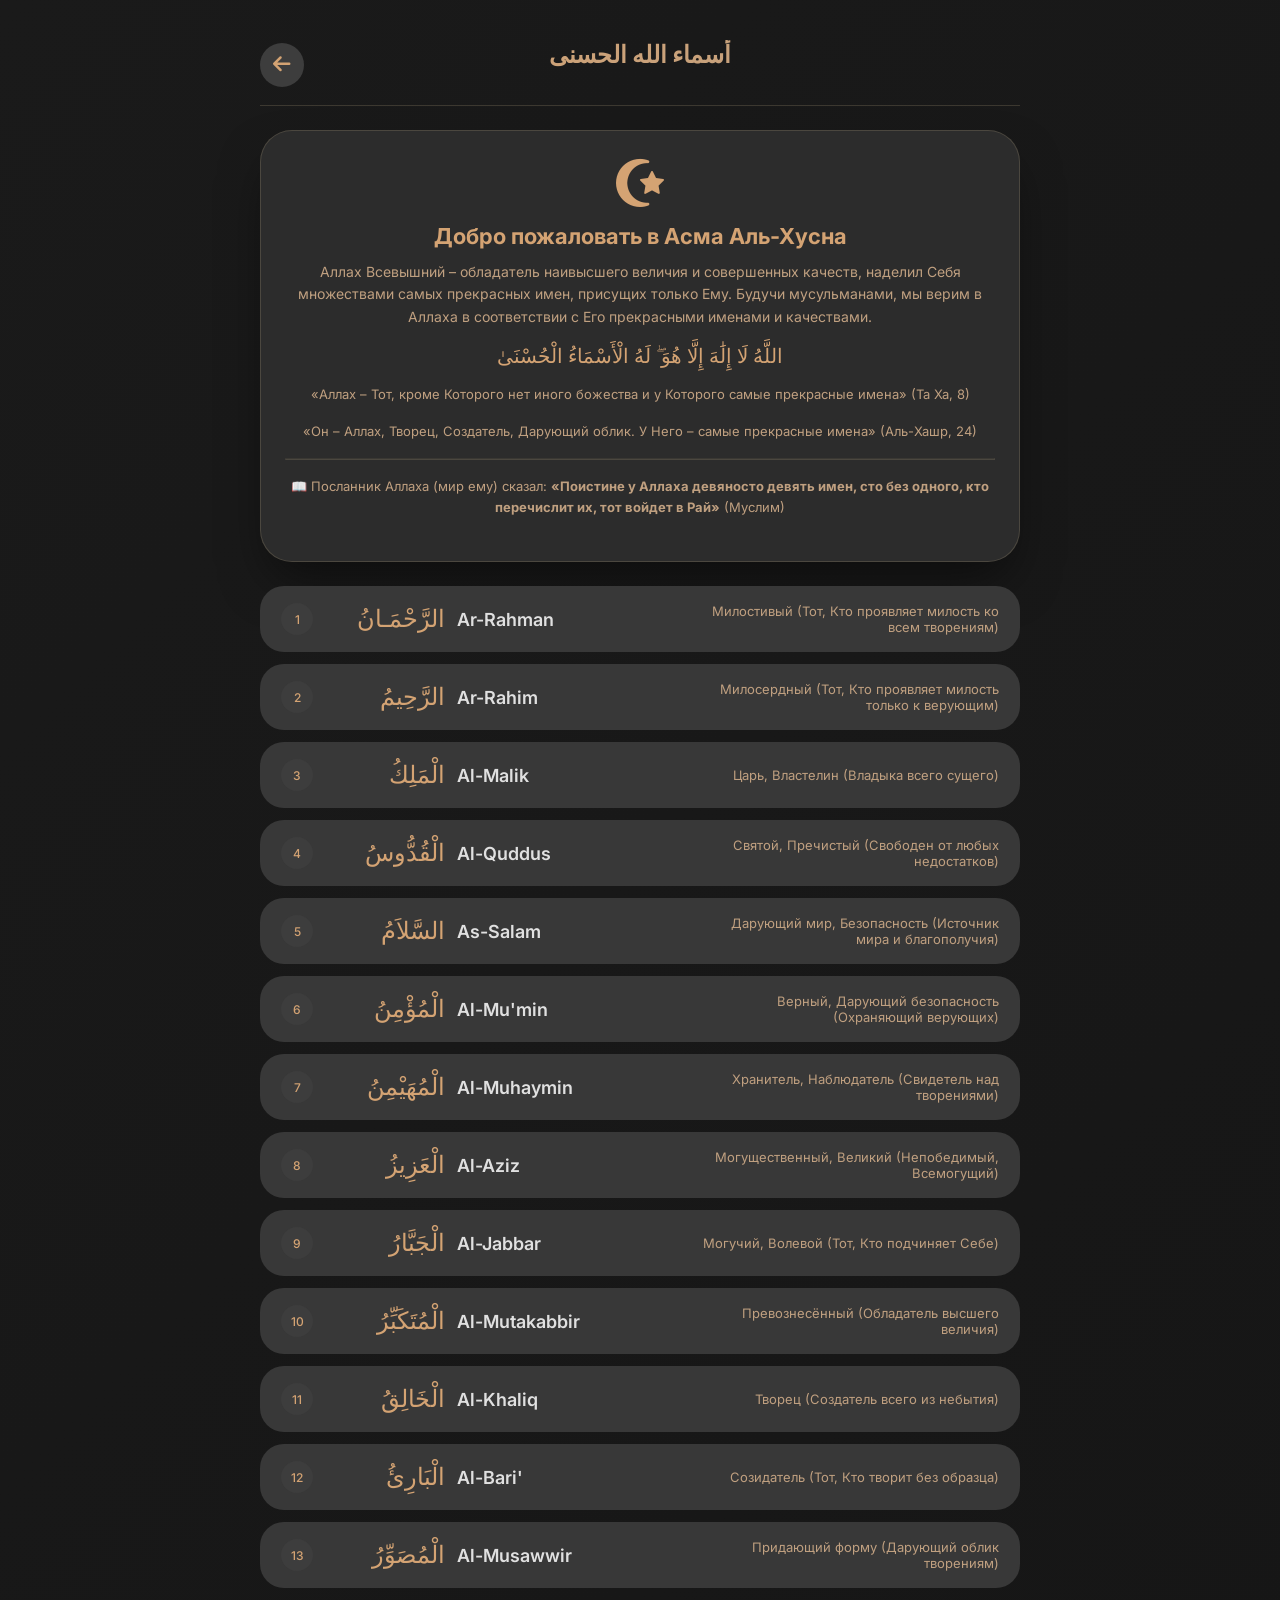
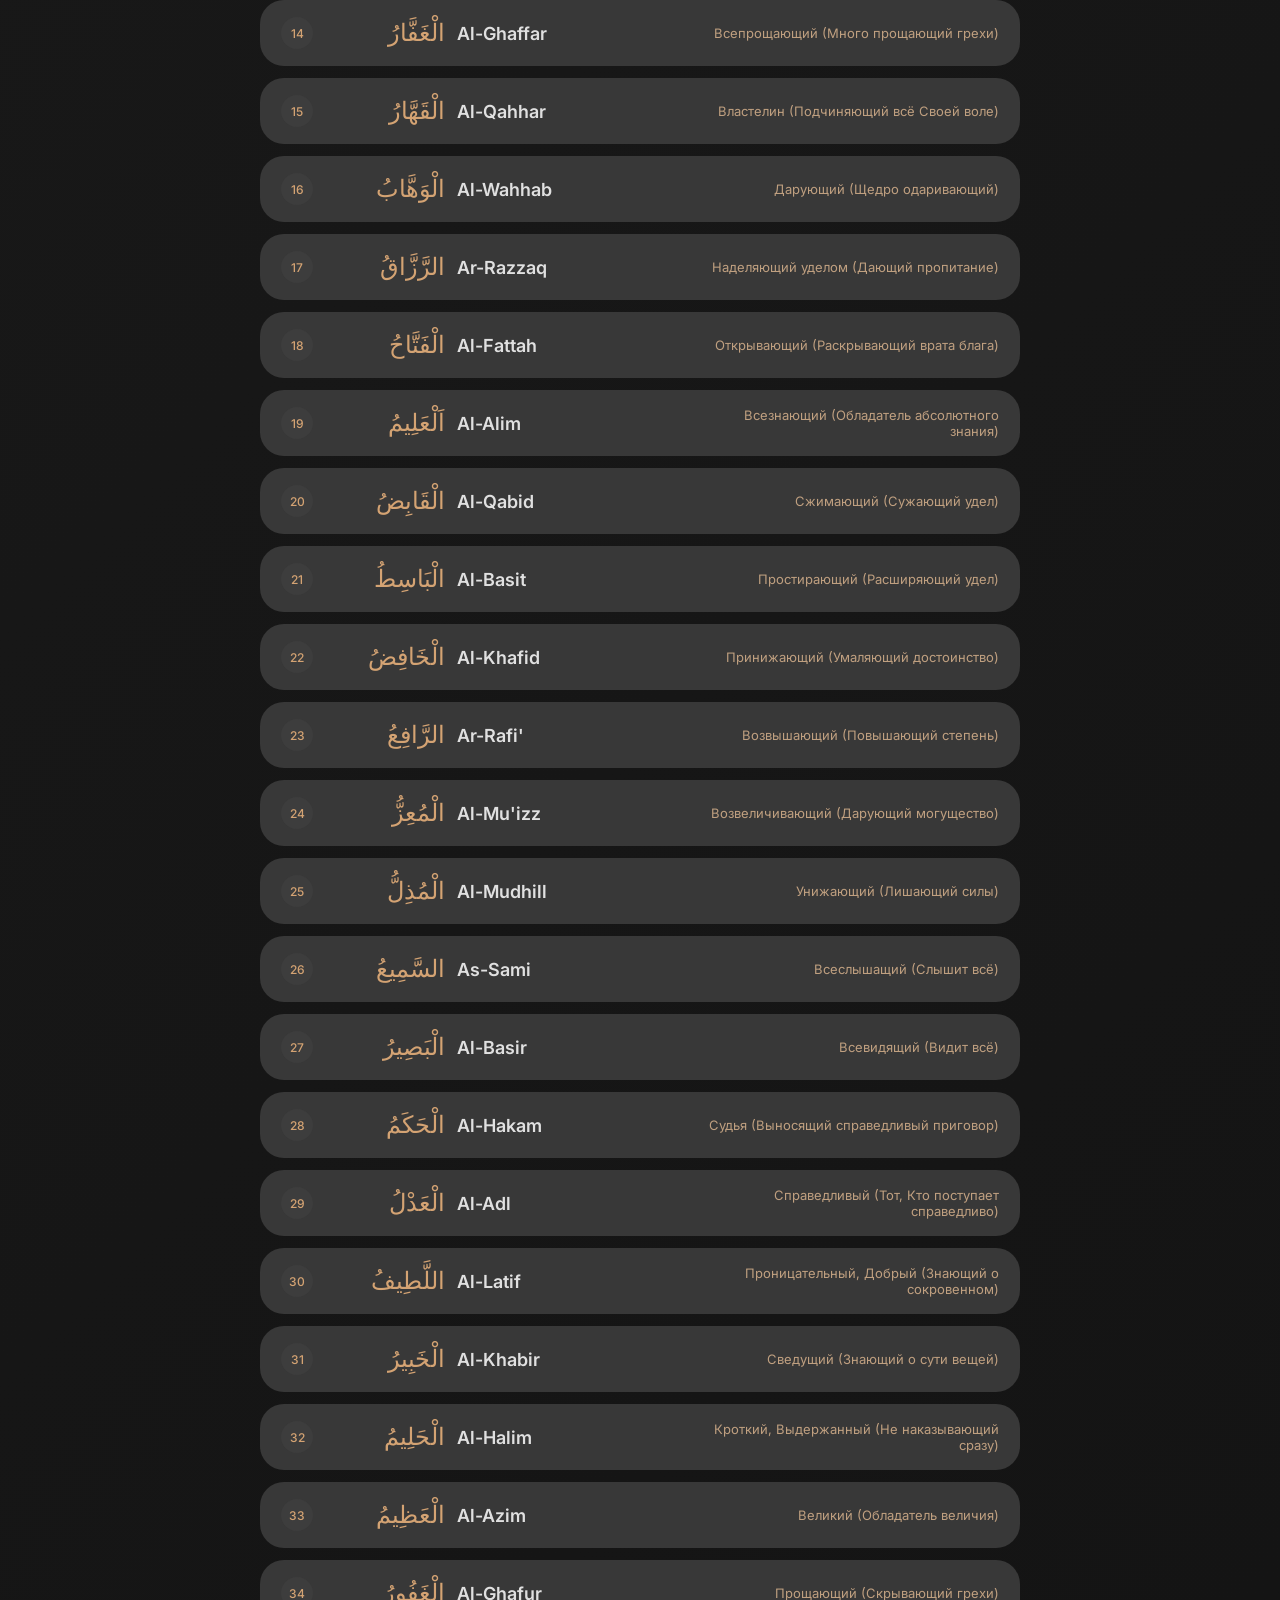
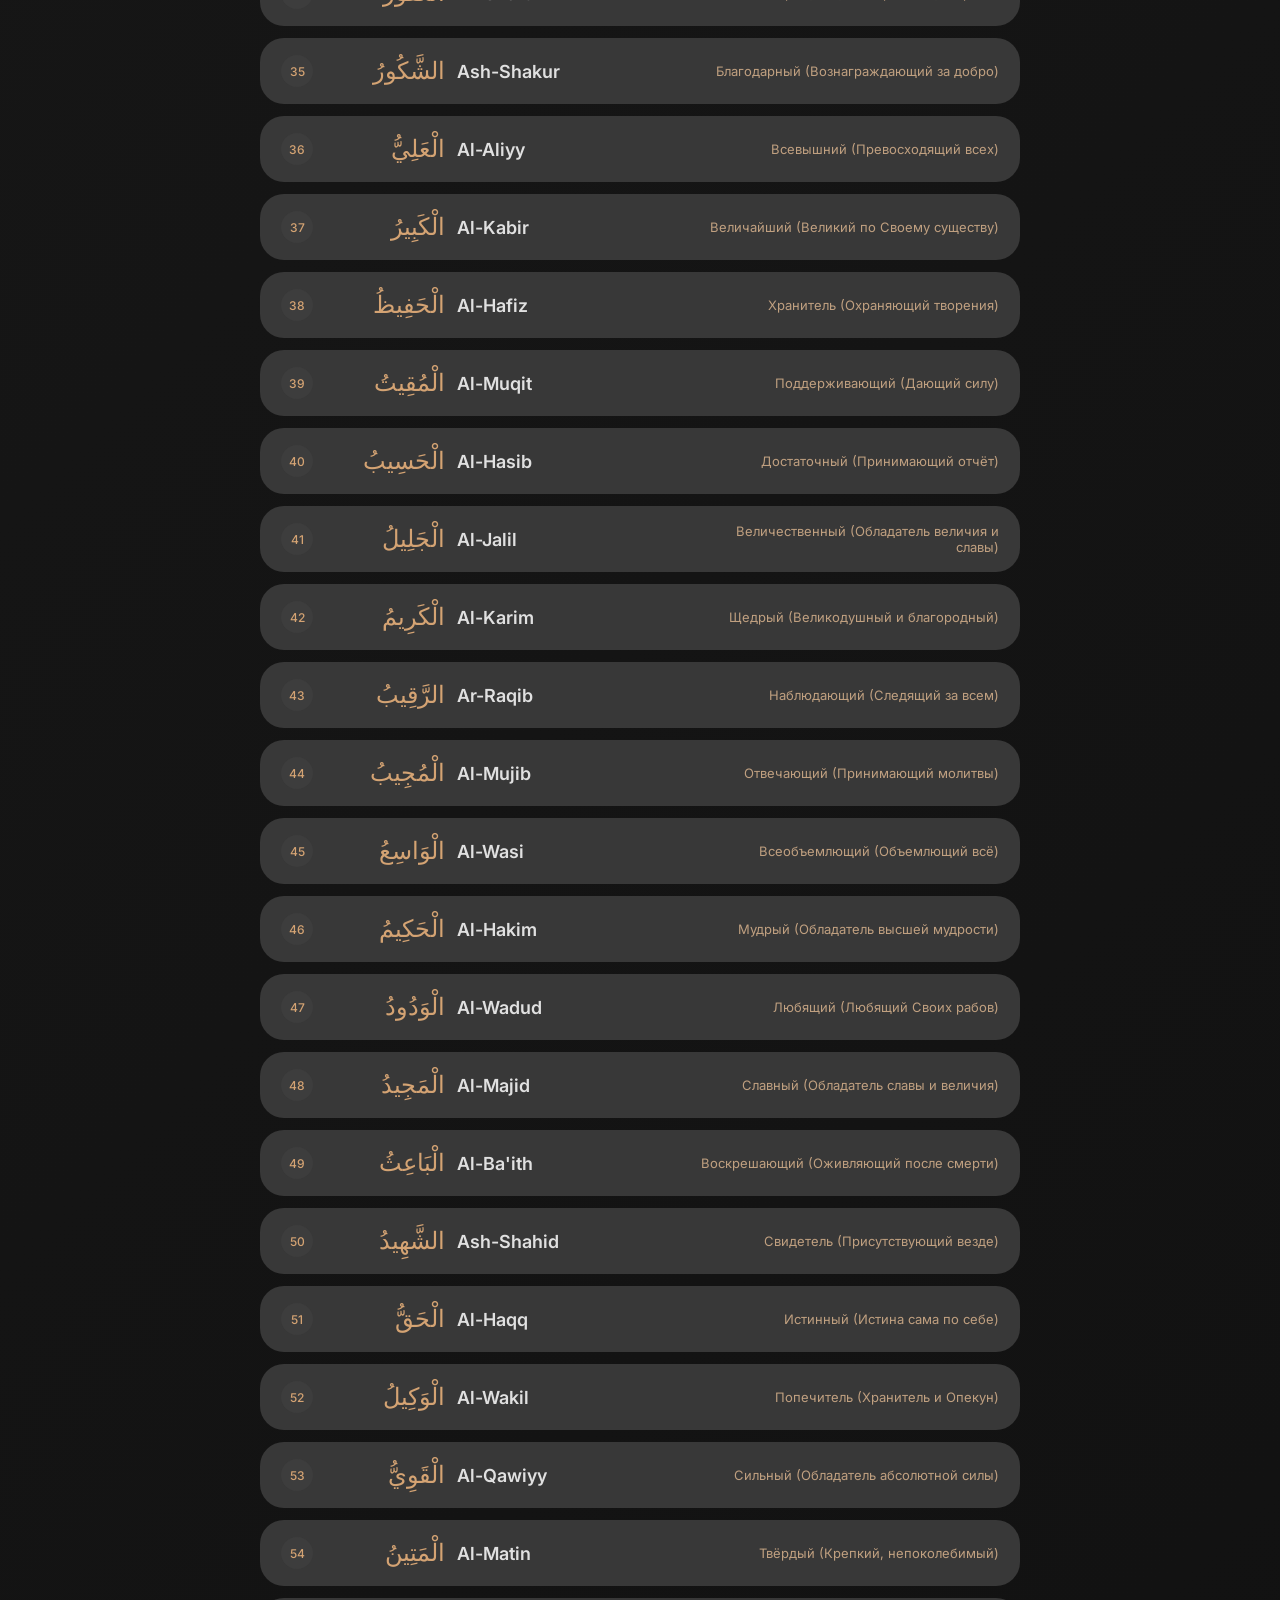
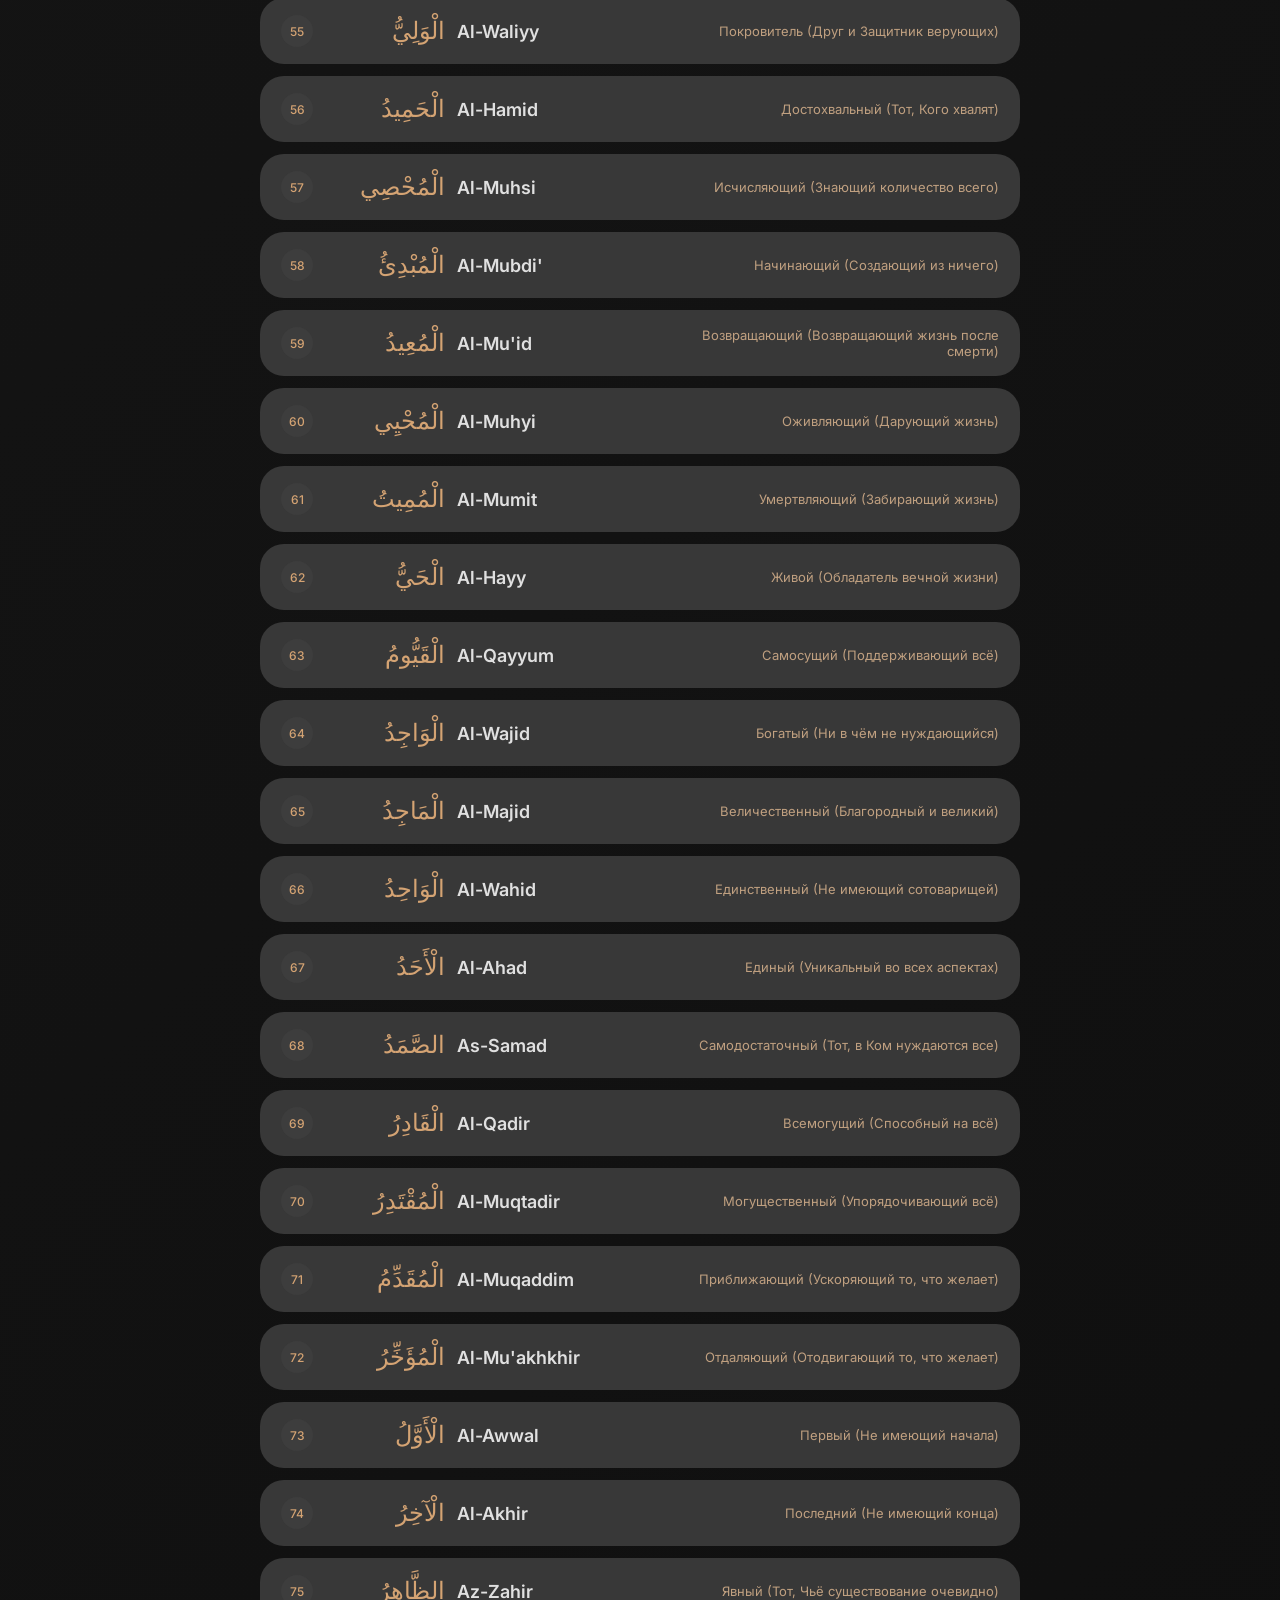
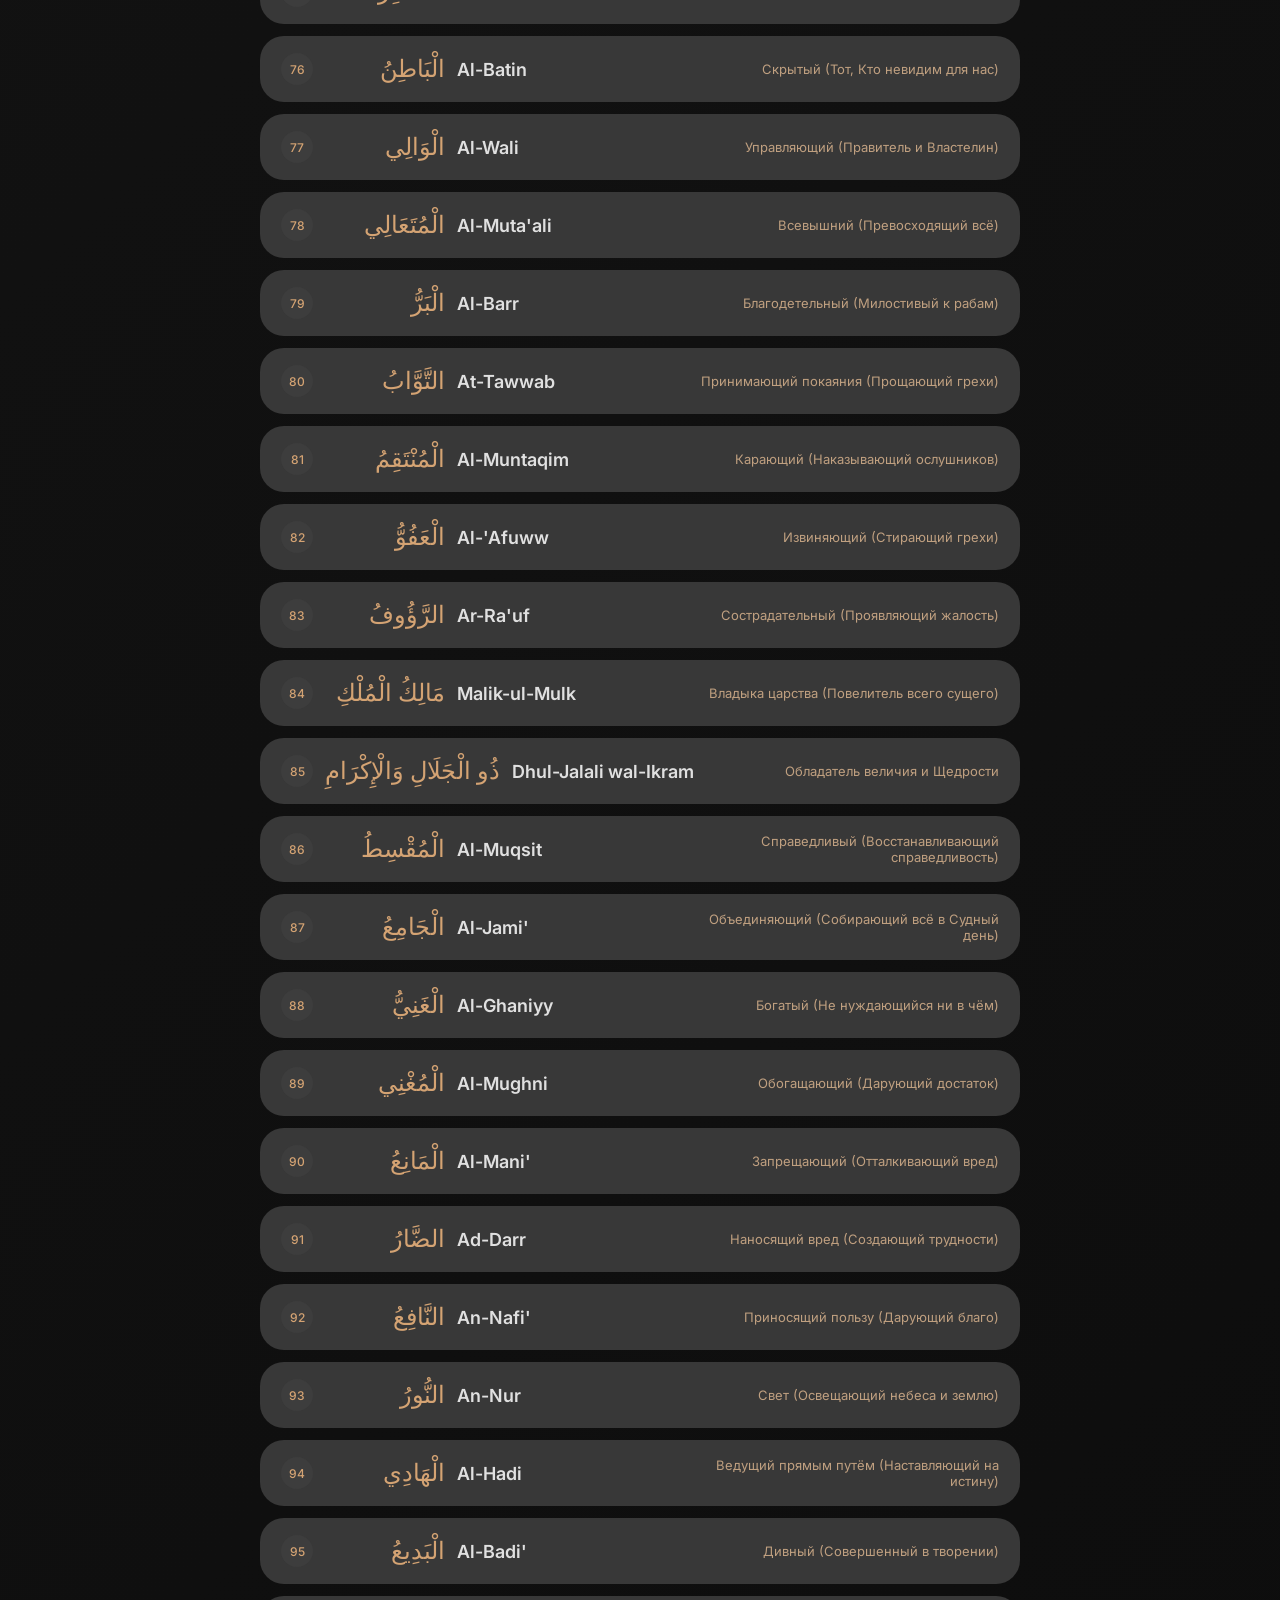
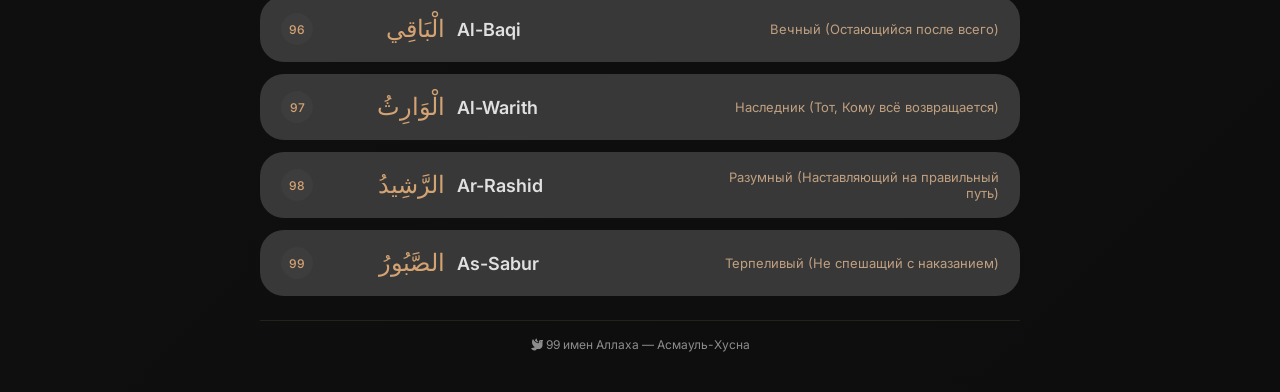
<file: asmaul-husna.html>
<!DOCTYPE html>
<html lang="ru">
<head>
    <meta charset="UTF-8">
    <meta name="viewport" content="width=device-width, initial-scale=1.0, user-scalable=yes">
    <title>Асмауль-Хусна — 99 имен Аллаха</title>
    <link href="https://fonts.googleapis.com/css2?family=Inter:wght@300;400;500;600;700&display=swap" rel="stylesheet">
    <link rel="stylesheet" href="https://cdnjs.cloudflare.com/ajax/libs/font-awesome/6.0.0-beta3/css/all.min.css">
    <link rel="stylesheet" href="style.css">
    <style>
        .asmaul-page {
            max-width: 800px;
            margin: 0 auto;
            padding: 20px;
            min-height: 100vh;
        }
        .asmaul-header {
            display: flex;
            align-items: center;
            justify-content: space-between;
            margin-bottom: 24px;
            padding-bottom: 16px;
            border-bottom: 1px solid var(--border-color);
        }
        .back-btn {
            background: var(--accent-light);
            border: none;
            width: 44px;
            height: 44px;
            border-radius: 44px;
            cursor: pointer;
            color: var(--accent);
            font-size: 20px;
            transition: transform 0.2s;
        }
        .back-btn:active {
            transform: scale(0.95);
        }
        .asmaul-title {
            font-size: 24px;
            font-weight: 700;
            color: var(--accent);
            text-align: center;
            flex: 1;
        }
        .welcome-card {
            background: var(--card-bg);
            border-radius: 32px;
            padding: 28px 24px;
            margin-bottom: 24px;
            text-align: center;
            box-shadow: var(--shadow);
            border: 1px solid var(--border-color);
        }
        .welcome-card i {
            font-size: 48px;
            color: var(--accent);
            margin-bottom: 16px;
        }
        .welcome-card h2 {
            font-size: 22px;
            margin-bottom: 12px;
            color: var(--accent);
        }
        .welcome-card p {
            font-size: 14px;
            line-height: 1.6;
            color: var(--text-secondary);
            margin-bottom: 16px;
        }
        .welcome-card .quran-verse {
            font-size: 20px;
            font-family: 'Amiri', serif;
            direction: rtl;
            color: var(--accent);
            margin: 16px 0;
        }
        .names-grid {
            display: flex;
            flex-direction: column;
            gap: 12px;
        }
        .name-card {
            background: var(--prayer-bg);
            border-radius: 24px;
            padding: 16px 20px;
            display: flex;
            justify-content: space-between;
            align-items: center;
            flex-wrap: wrap;
            gap: 12px;
            transition: all 0.2s;
            border: 1px solid transparent;
        }
        .name-card:hover {
            background: var(--accent-light);
            transform: translateX(4px);
        }
        .arabic-name {
            font-size: 24px;
            font-family: 'Amiri', 'Times New Roman', serif;
            color: var(--accent);
            direction: rtl;
            min-width: 120px;
        }
        .latin-name {
            font-size: 18px;
            font-weight: 600;
            color: var(--text-primary);
            flex: 1;
        }
        .meaning {
            font-size: 13px;
            color: var(--text-secondary);
            max-width: 300px;
            text-align: right;
        }
        .name-number {
            font-size: 12px;
            font-weight: 500;
            color: var(--accent);
            background: var(--accent-light);
            width: 32px;
            height: 32px;
            border-radius: 32px;
            display: flex;
            align-items: center;
            justify-content: center;
        }
        .footer-note-sm {
            text-align: center;
            font-size: 12px;
            opacity: 0.6;
            margin-top: 24px;
            padding-top: 16px;
            border-top: 1px solid var(--border-color);
        }
        @media (max-width: 560px) {
            .name-card {
                flex-direction: column;
                align-items: flex-start;
            }
            .meaning {
                text-align: left;
                width: 100%;
            }
            .arabic-name {
                font-size: 20px;
            }
            .latin-name {
                font-size: 16px;
            }
        }
    </style>
</head>
<body data-theme="dark">
    <div class="asmaul-page">
        <div class="asmaul-header">
            <button onclick="window.location.href='index.html'" class="back-btn">
                <i class="fas fa-arrow-left"></i>
            </button>
            <h1 class="asmaul-title">أسماء الله الحسنى</h1>
            <div style="width: 44px;"></div>
        </div>

        <!-- ПРИВЕТСТВИЕ -->
        <div class="welcome-card">
            <i class="fas fa-star-and-crescent"></i>
            <h2>Добро пожаловать в Асма Аль-Хусна</h2>
            <p>Аллах Всевышний – обладатель наивысшего величия и совершенных качеств, наделил Себя множествами самых прекрасных имен, присущих только Ему. Будучи мусульманами, мы верим в Аллаха в соответствии с Его прекрасными именами и качествами.</p>
            <div class="quran-verse">اللَّهُ لَا إِلَٰهَ إِلَّا هُوَ ۖ لَهُ الْأَسْمَاءُ الْحُسْنَىٰ</div>
            <p style="font-size: 13px;">«Аллах – Тот, кроме Которого нет иного божества и у Которого самые прекрасные имена» (Та Ха, 8)</p>
            <p style="font-size: 13px; margin-top: 12px;">«Он – Аллах, Творец, Создатель, Дарующий облик. У Него – самые прекрасные имена» (Аль-Хашр, 24)</p>
            <hr style="margin: 16px 0; border-color: var(--border-color);">
            <p style="font-size: 13px;">📖 Посланник Аллаха (мир ему) сказал: <strong>«Поистине у Аллаха девяносто девять имен, сто без одного, кто перечислит их, тот войдет в Рай»</strong> (Муслим)</p>
        </div>

        <!-- 99 ИМЁН -->
        <div class="names-grid" id="namesGrid"></div>
        <div class="footer-note-sm">
            <i class="fas fa-dove"></i> 99 имен Аллаха — Асмауль-Хусна
        </div>
    </div>

    <script>
        const names = [
            { number: 1, arabic: "الرَّحْمَـانُ", latin: "Ar-Rahman", meaning: "Милостивый (Тот, Кто проявляет милость ко всем творениям)" },
            { number: 2, arabic: "الرَّحِيمُ", latin: "Ar-Rahim", meaning: "Милосердный (Тот, Кто проявляет милость только к верующим)" },
            { number: 3, arabic: "الْمَلِكُ", latin: "Al-Malik", meaning: "Царь, Властелин (Владыка всего сущего)" },
            { number: 4, arabic: "الْقُدُّوسُ", latin: "Al-Quddus", meaning: "Святой, Пречистый (Свободен от любых недостатков)" },
            { number: 5, arabic: "السَّلاَمُ", latin: "As-Salam", meaning: "Дарующий мир, Безопасность (Источник мира и благополучия)" },
            { number: 6, arabic: "الْمُؤْمِنُ", latin: "Al-Mu'min", meaning: "Верный, Дарующий безопасность (Охраняющий верующих)" },
            { number: 7, arabic: "الْمُهَيْمِنُ", latin: "Al-Muhaymin", meaning: "Хранитель, Наблюдатель (Свидетель над творениями)" },
            { number: 8, arabic: "الْعَزِيزُ", latin: "Al-Aziz", meaning: "Могущественный, Великий (Непобедимый, Всемогущий)" },
            { number: 9, arabic: "الْجَبَّارُ", latin: "Al-Jabbar", meaning: "Могучий, Волевой (Тот, Кто подчиняет Себе)" },
            { number: 10, arabic: "الْمُتَكَبِّرُ", latin: "Al-Mutakabbir", meaning: "Превознесённый (Обладатель высшего величия)" },
            { number: 11, arabic: "الْخَالِقُ", latin: "Al-Khaliq", meaning: "Творец (Создатель всего из небытия)" },
            { number: 12, arabic: "الْبَارِئُ", latin: "Al-Bari'", meaning: "Созидатель (Тот, Кто творит без образца)" },
            { number: 13, arabic: "الْمُصَوِّرُ", latin: "Al-Musawwir", meaning: "Придающий форму (Дарующий облик творениям)" },
            { number: 14, arabic: "الْغَفَّارُ", latin: "Al-Ghaffar", meaning: "Всепрощающий (Много прощающий грехи)" },
            { number: 15, arabic: "الْقَهَّارُ", latin: "Al-Qahhar", meaning: "Властелин (Подчиняющий всё Своей воле)" },
            { number: 16, arabic: "الْوَهَّابُ", latin: "Al-Wahhab", meaning: "Дарующий (Щедро одаривающий)" },
            { number: 17, arabic: "الرَّزَّاقُ", latin: "Ar-Razzaq", meaning: "Наделяющий уделом (Дающий пропитание)" },
            { number: 18, arabic: "الْفَتَّاحُ", latin: "Al-Fattah", meaning: "Открывающий (Раскрывающий врата блага)" },
            { number: 19, arabic: "اَلْعَلِيمُ", latin: "Al-Alim", meaning: "Всезнающий (Обладатель абсолютного знания)" },
            { number: 20, arabic: "الْقَابِضُ", latin: "Al-Qabid", meaning: "Сжимающий (Сужающий удел)" },
            { number: 21, arabic: "الْبَاسِطُ", latin: "Al-Basit", meaning: "Простирающий (Расширяющий удел)" },
            { number: 22, arabic: "الْخَافِضُ", latin: "Al-Khafid", meaning: "Принижающий (Умаляющий достоинство)" },
            { number: 23, arabic: "الرَّافِعُ", latin: "Ar-Rafi'", meaning: "Возвышающий (Повышающий степень)" },
            { number: 24, arabic: "الْمُعِزُّ", latin: "Al-Mu'izz", meaning: "Возвеличивающий (Дарующий могущество)" },
            { number: 25, arabic: "الْمُذِلُّ", latin: "Al-Mudhill", meaning: "Унижающий (Лишающий силы)" },
            { number: 26, arabic: "السَّمِيعُ", latin: "As-Sami", meaning: "Всеслышащий (Слышит всё)" },
            { number: 27, arabic: "الْبَصِيرُ", latin: "Al-Basir", meaning: "Всевидящий (Видит всё)" },
            { number: 28, arabic: "الْحَكَمُ", latin: "Al-Hakam", meaning: "Судья (Выносящий справедливый приговор)" },
            { number: 29, arabic: "الْعَدْلُ", latin: "Al-Adl", meaning: "Справедливый (Тот, Кто поступает справедливо)" },
            { number: 30, arabic: "اللَّطِيفُ", latin: "Al-Latif", meaning: "Проницательный, Добрый (Знающий о сокровенном)" },
            { number: 31, arabic: "الْخَبِيرُ", latin: "Al-Khabir", meaning: "Сведущий (Знающий о сути вещей)" },
            { number: 32, arabic: "الْحَلِيمُ", latin: "Al-Halim", meaning: "Кроткий, Выдержанный (Не наказывающий сразу)" },
            { number: 33, arabic: "الْعَظِيمُ", latin: "Al-Azim", meaning: "Великий (Обладатель величия)" },
            { number: 34, arabic: "الْغَفُورُ", latin: "Al-Ghafur", meaning: "Прощающий (Скрывающий грехи)" },
            { number: 35, arabic: "الشَّكُورُ", latin: "Ash-Shakur", meaning: "Благодарный (Вознаграждающий за добро)" },
            { number: 36, arabic: "الْعَلِيُّ", latin: "Al-Aliyy", meaning: "Всевышний (Превосходящий всех)" },
            { number: 37, arabic: "الْكَبِيرُ", latin: "Al-Kabir", meaning: "Величайший (Великий по Своему существу)" },
            { number: 38, arabic: "الْحَفِيظُ", latin: "Al-Hafiz", meaning: "Хранитель (Охраняющий творения)" },
            { number: 39, arabic: "الْمُقِيتُ", latin: "Al-Muqit", meaning: "Поддерживающий (Дающий силу)" },
            { number: 40, arabic: "الْحَسِيبُ", latin: "Al-Hasib", meaning: "Достаточный (Принимающий отчёт)" },
            { number: 41, arabic: "الْجَلِيلُ", latin: "Al-Jalil", meaning: "Величественный (Обладатель величия и славы)" },
            { number: 42, arabic: "الْكَرِيمُ", latin: "Al-Karim", meaning: "Щедрый (Великодушный и благородный)" },
            { number: 43, arabic: "الرَّقِيبُ", latin: "Ar-Raqib", meaning: "Наблюдающий (Следящий за всем)" },
            { number: 44, arabic: "الْمُجِيبُ", latin: "Al-Mujib", meaning: "Отвечающий (Принимающий молитвы)" },
            { number: 45, arabic: "الْوَاسِعُ", latin: "Al-Wasi", meaning: "Всеобъемлющий (Объемлющий всё)" },
            { number: 46, arabic: "الْحَكِيمُ", latin: "Al-Hakim", meaning: "Мудрый (Обладатель высшей мудрости)" },
            { number: 47, arabic: "الْوَدُودُ", latin: "Al-Wadud", meaning: "Любящий (Любящий Своих рабов)" },
            { number: 48, arabic: "الْمَجِيدُ", latin: "Al-Majid", meaning: "Славный (Обладатель славы и величия)" },
            { number: 49, arabic: "الْبَاعِثُ", latin: "Al-Ba'ith", meaning: "Воскрешающий (Оживляющий после смерти)" },
            { number: 50, arabic: "الشَّهِيدُ", latin: "Ash-Shahid", meaning: "Свидетель (Присутствующий везде)" },
            { number: 51, arabic: "الْحَقُّ", latin: "Al-Haqq", meaning: "Истинный (Истина сама по себе)" },
            { number: 52, arabic: "الْوَكِيلُ", latin: "Al-Wakil", meaning: "Попечитель (Хранитель и Опекун)" },
            { number: 53, arabic: "الْقَوِيُّ", latin: "Al-Qawiyy", meaning: "Сильный (Обладатель абсолютной силы)" },
            { number: 54, arabic: "الْمَتِينُ", latin: "Al-Matin", meaning: "Твёрдый (Крепкий, непоколебимый)" },
            { number: 55, arabic: "الْوَلِيُّ", latin: "Al-Waliyy", meaning: "Покровитель (Друг и Защитник верующих)" },
            { number: 56, arabic: "الْحَمِيدُ", latin: "Al-Hamid", meaning: "Достохвальный (Тот, Кого хвалят)" },
            { number: 57, arabic: "الْمُحْصِي", latin: "Al-Muhsi", meaning: "Исчисляющий (Знающий количество всего)" },
            { number: 58, arabic: "الْمُبْدِئُ", latin: "Al-Mubdi'", meaning: "Начинающий (Создающий из ничего)" },
            { number: 59, arabic: "الْمُعِيدُ", latin: "Al-Mu'id", meaning: "Возвращающий (Возвращающий жизнь после смерти)" },
            { number: 60, arabic: "الْمُحْيِي", latin: "Al-Muhyi", meaning: "Оживляющий (Дарующий жизнь)" },
            { number: 61, arabic: "الْمُمِيتُ", latin: "Al-Mumit", meaning: "Умертвляющий (Забирающий жизнь)" },
            { number: 62, arabic: "الْحَيُّ", latin: "Al-Hayy", meaning: "Живой (Обладатель вечной жизни)" },
            { number: 63, arabic: "الْقَيُّومُ", latin: "Al-Qayyum", meaning: "Самосущий (Поддерживающий всё)" },
            { number: 64, arabic: "الْوَاجِدُ", latin: "Al-Wajid", meaning: "Богатый (Ни в чём не нуждающийся)" },
            { number: 65, arabic: "الْمَاجِدُ", latin: "Al-Majid", meaning: "Величественный (Благородный и великий)" },
            { number: 66, arabic: "الْوَاحِدُ", latin: "Al-Wahid", meaning: "Единственный (Не имеющий сотоварищей)" },
            { number: 67, arabic: "الْأَحَدُ", latin: "Al-Ahad", meaning: "Единый (Уникальный во всех аспектах)" },
            { number: 68, arabic: "الصَّمَدُ", latin: "As-Samad", meaning: "Самодостаточный (Тот, в Ком нуждаются все)" },
            { number: 69, arabic: "الْقَادِرُ", latin: "Al-Qadir", meaning: "Всемогущий (Способный на всё)" },
            { number: 70, arabic: "الْمُقْتَدِرُ", latin: "Al-Muqtadir", meaning: "Могущественный (Упорядочивающий всё)" },
            { number: 71, arabic: "الْمُقَدِّمُ", latin: "Al-Muqaddim", meaning: "Приближающий (Ускоряющий то, что желает)" },
            { number: 72, arabic: "الْمُؤَخِّرُ", latin: "Al-Mu'akhkhir", meaning: "Отдаляющий (Отодвигающий то, что желает)" },
            { number: 73, arabic: "الْأَوَّلُ", latin: "Al-Awwal", meaning: "Первый (Не имеющий начала)" },
            { number: 74, arabic: "الْآخِرُ", latin: "Al-Akhir", meaning: "Последний (Не имеющий конца)" },
            { number: 75, arabic: "الظَّاهِرُ", latin: "Az-Zahir", meaning: "Явный (Тот, Чьё существование очевидно)" },
            { number: 76, arabic: "الْبَاطِنُ", latin: "Al-Batin", meaning: "Скрытый (Тот, Кто невидим для нас)" },
            { number: 77, arabic: "الْوَالِي", latin: "Al-Wali", meaning: "Управляющий (Правитель и Властелин)" },
            { number: 78, arabic: "الْمُتَعَالِي", latin: "Al-Muta'ali", meaning: "Всевышний (Превосходящий всё)" },
            { number: 79, arabic: "الْبَرُّ", latin: "Al-Barr", meaning: "Благодетельный (Милостивый к рабам)" },
            { number: 80, arabic: "التَّوَّابُ", latin: "At-Tawwab", meaning: "Принимающий покаяния (Прощающий грехи)" },
            { number: 81, arabic: "الْمُنْتَقِمُ", latin: "Al-Muntaqim", meaning: "Карающий (Наказывающий ослушников)" },
            { number: 82, arabic: "الْعَفُوُّ", latin: "Al-'Afuww", meaning: "Извиняющий (Стирающий грехи)" },
            { number: 83, arabic: "الرَّؤُوفُ", latin: "Ar-Ra'uf", meaning: "Сострадательный (Проявляющий жалость)" },
            { number: 84, arabic: "مَالِكُ الْمُلْكِ", latin: "Malik-ul-Mulk", meaning: "Владыка царства (Повелитель всего сущего)" },
            { number: 85, arabic: "ذُو الْجَلَالِ وَالْإِكْرَامِ", latin: "Dhul-Jalali wal-Ikram", meaning: "Обладатель величия и Щедрости" },
            { number: 86, arabic: "الْمُقْسِطُ", latin: "Al-Muqsit", meaning: "Справедливый (Восстанавливающий справедливость)" },
            { number: 87, arabic: "الْجَامِعُ", latin: "Al-Jami'", meaning: "Объединяющий (Собирающий всё в Судный день)" },
            { number: 88, arabic: "الْغَنِيُّ", latin: "Al-Ghaniyy", meaning: "Богатый (Не нуждающийся ни в чём)" },
            { number: 89, arabic: "الْمُغْنِي", latin: "Al-Mughni", meaning: "Обогащающий (Дарующий достаток)" },
            { number: 90, arabic: "الْمَانِعُ", latin: "Al-Mani'", meaning: "Запрещающий (Отталкивающий вред)" },
            { number: 91, arabic: "الضَّارُ", latin: "Ad-Darr", meaning: "Наносящий вред (Создающий трудности)" },
            { number: 92, arabic: "النَّافِعُ", latin: "An-Nafi'", meaning: "Приносящий пользу (Дарующий благо)" },
            { number: 93, arabic: "النُّورُ", latin: "An-Nur", meaning: "Свет (Освещающий небеса и землю)" },
            { number: 94, arabic: "الْهَادِي", latin: "Al-Hadi", meaning: "Ведущий прямым путём (Наставляющий на истину)" },
            { number: 95, arabic: "الْبَدِيعُ", latin: "Al-Badi'", meaning: "Дивный (Совершенный в творении)" },
            { number: 96, arabic: "الْبَاقِي", latin: "Al-Baqi", meaning: "Вечный (Остающийся после всего)" },
            { number: 97, arabic: "الْوَارِثُ", latin: "Al-Warith", meaning: "Наследник (Тот, Кому всё возвращается)" },
            { number: 98, arabic: "الرَّشِيدُ", latin: "Ar-Rashid", meaning: "Разумный (Наставляющий на правильный путь)" },
            { number: 99, arabic: "الصَّبُورُ", latin: "As-Sabur", meaning: "Терпеливый (Не спешащий с наказанием)" }
        ];

        function renderNames() {
            const container = document.getElementById('namesGrid');
            let html = '';
            for (let i = 0; i < names.length; i++) {
                const n = names[i];
                html += `
                    <div class="name-card">
                        <span class="name-number">${n.number}</span>
                        <span class="arabic-name">${n.arabic}</span>
                        <span class="latin-name">${n.latin}</span>
                        <span class="meaning">${n.meaning}</span>
                    </div>
                `;
            }
            container.innerHTML = html;
        }

        renderNames();

        // Тёмная тема
        const savedTheme = localStorage.getItem('theme') || 'dark';
        document.body.setAttribute('data-theme', savedTheme);
    </script>
</body>
</html>
</file>
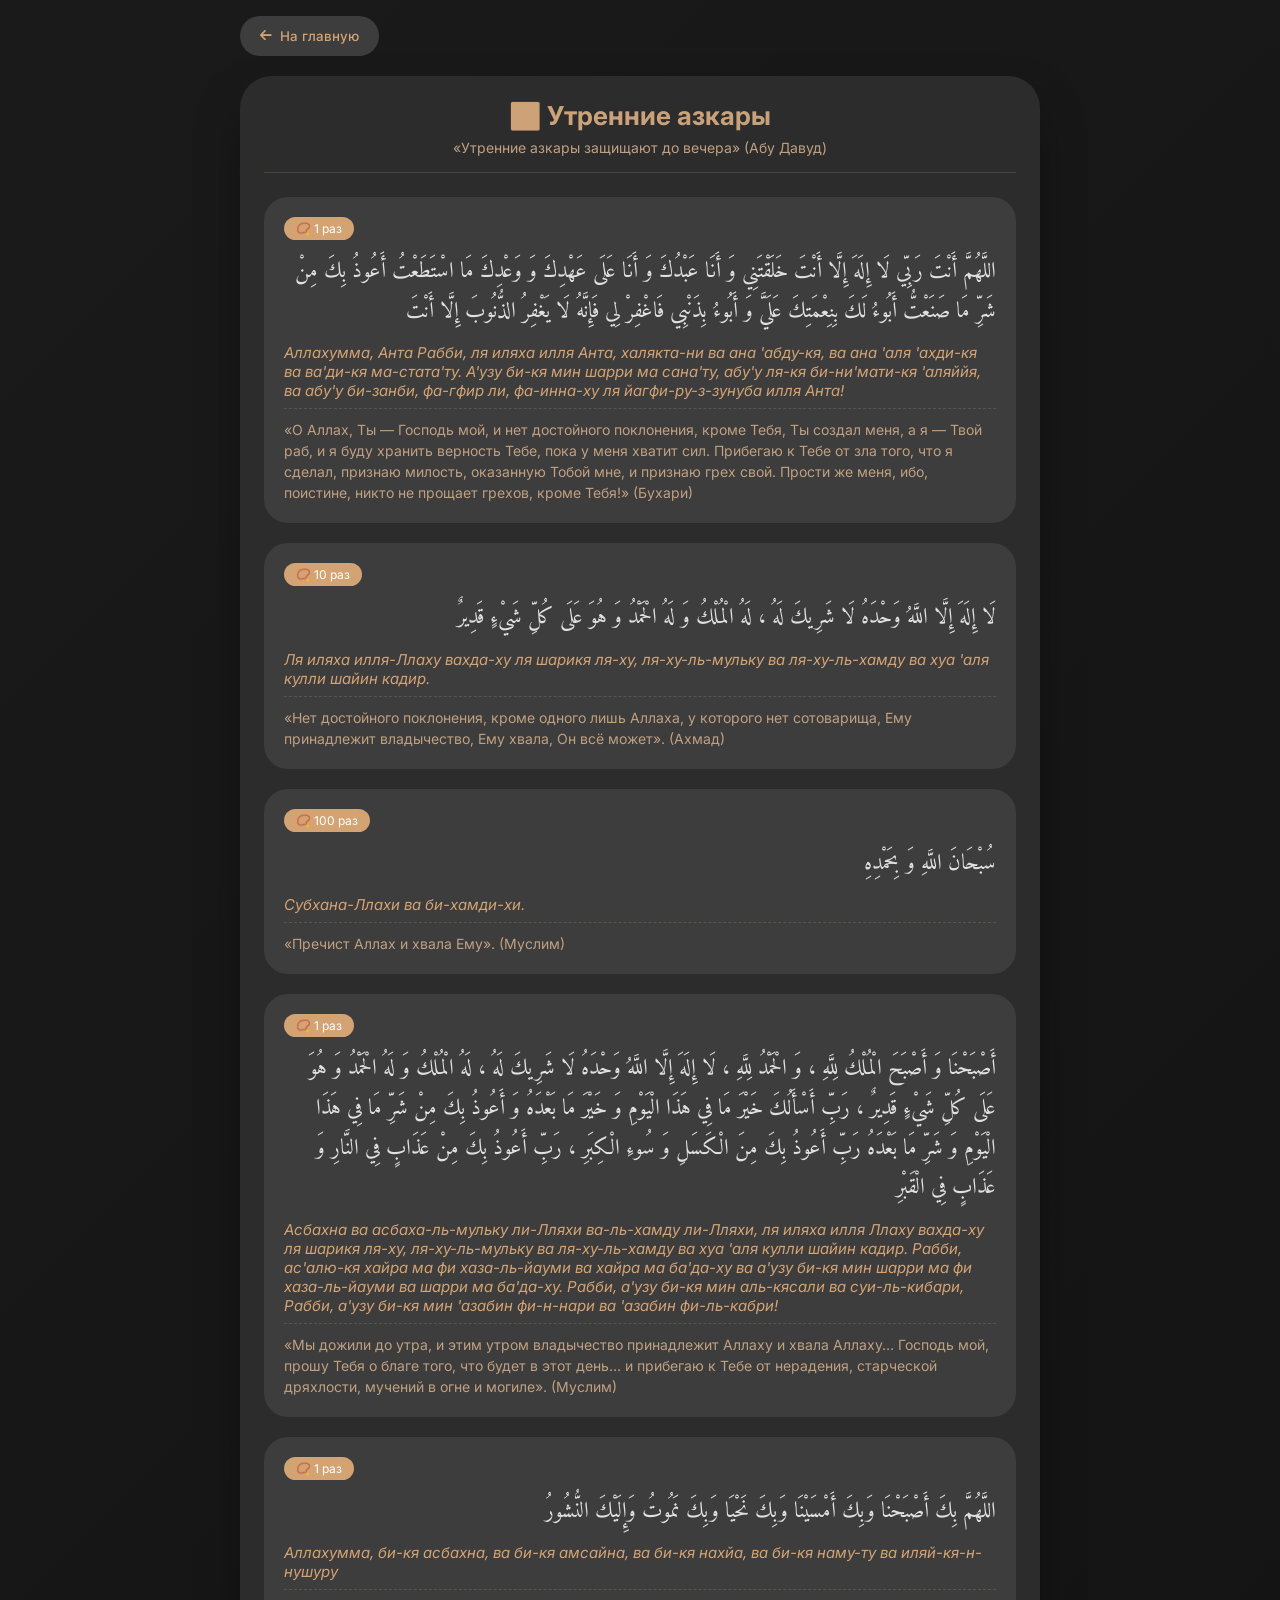
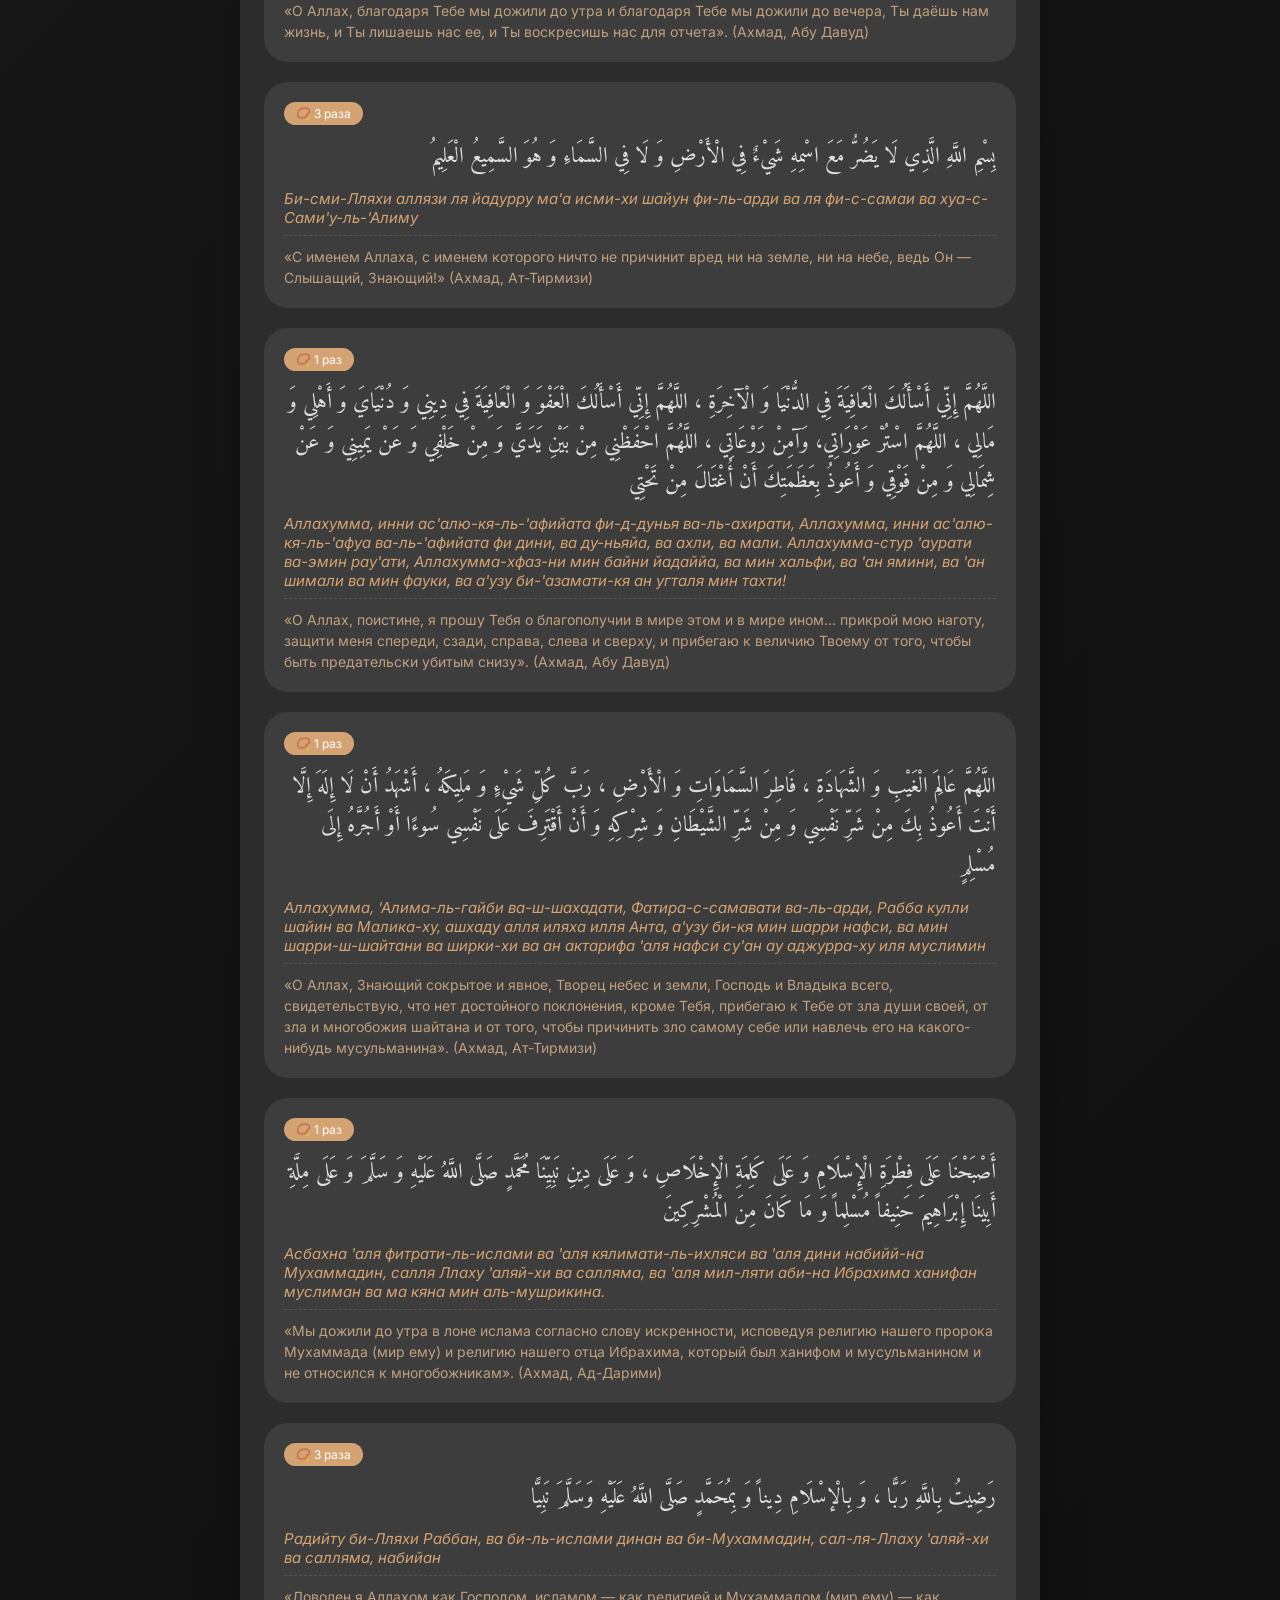
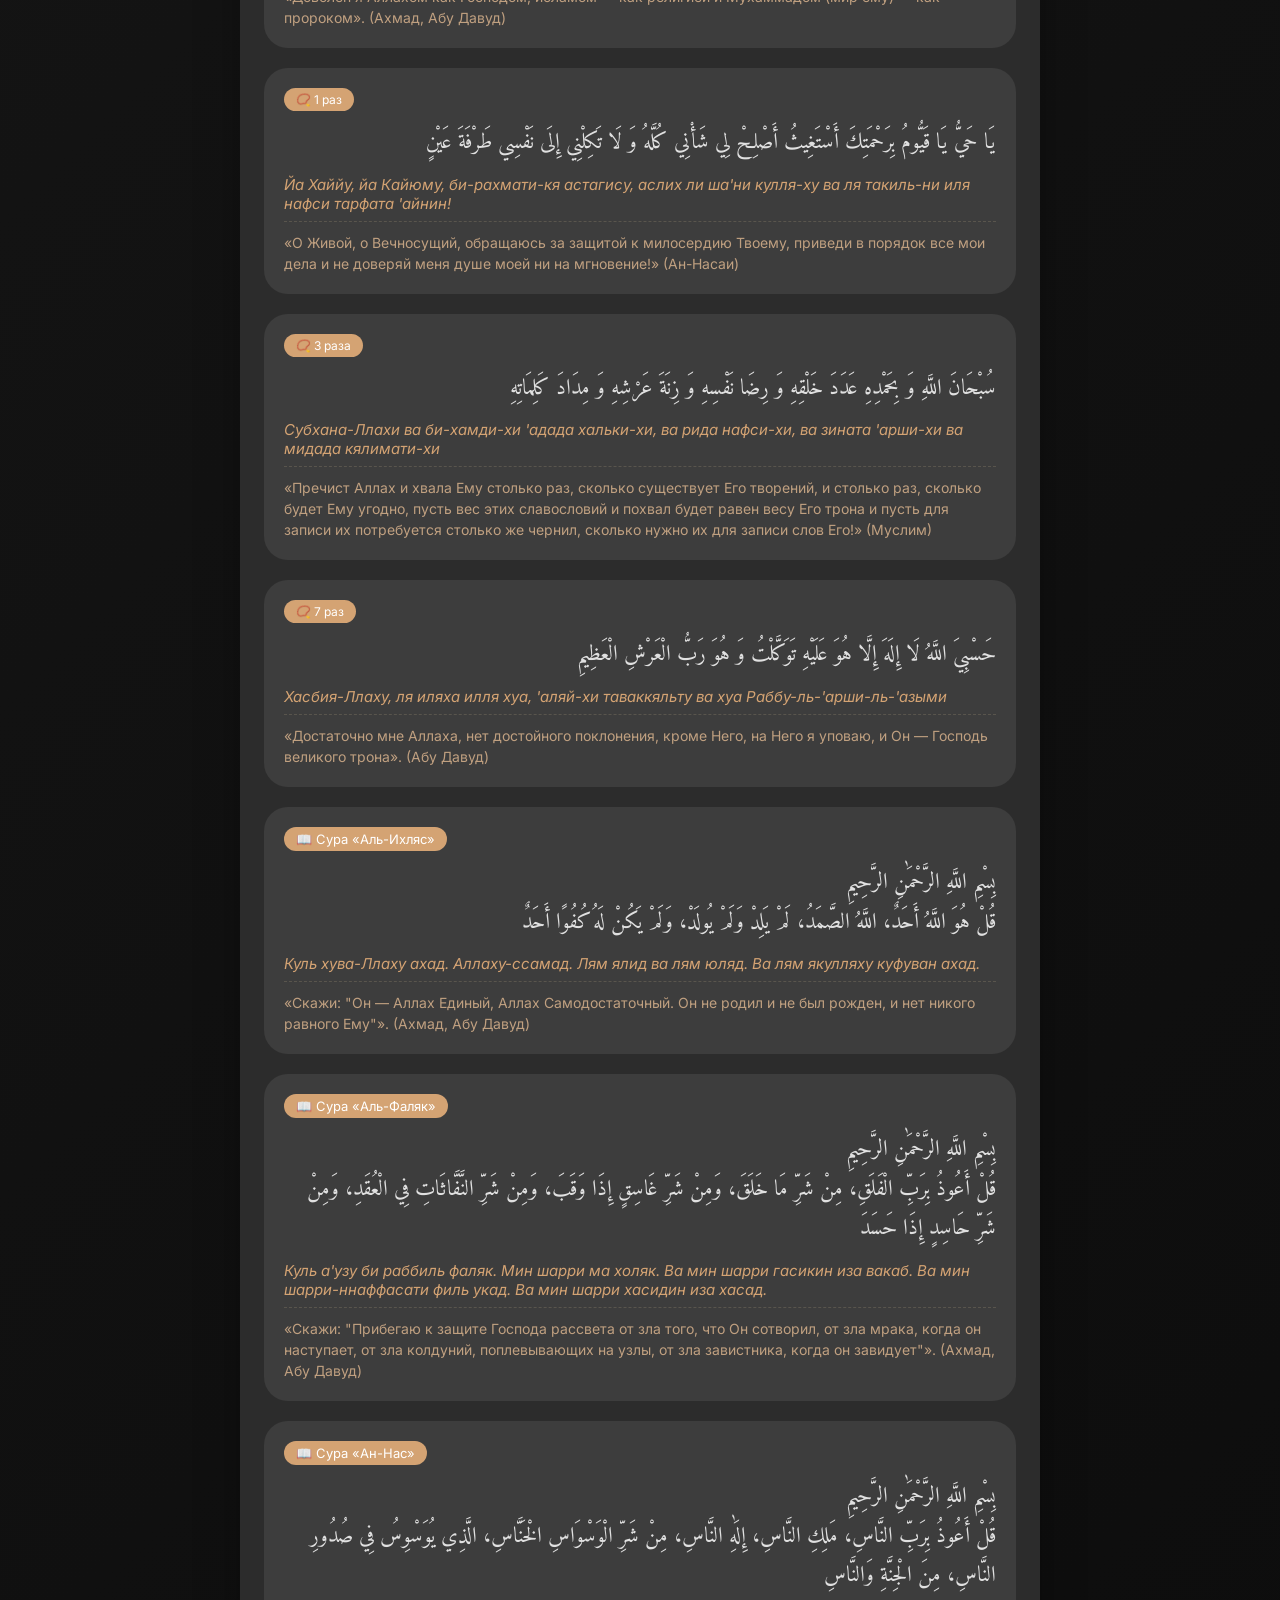
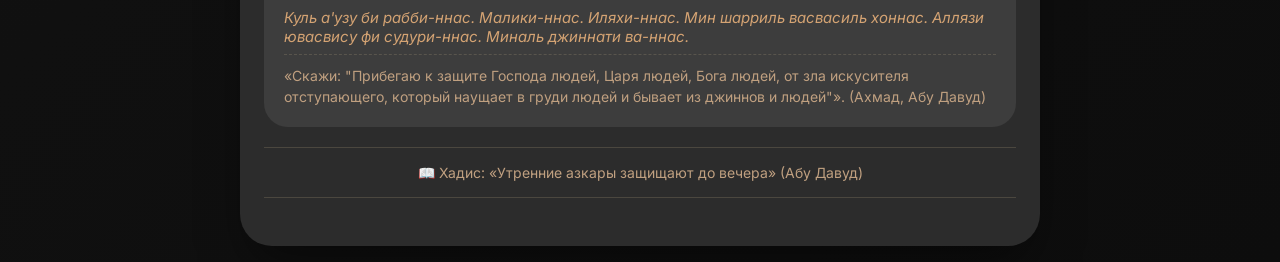
<file: morning-adhkar.html>
<!DOCTYPE html>
<html lang="ru">
<head>
    <meta charset="UTF-8">
    <meta name="viewport" content="width=device-width, initial-scale=1.0, user-scalable=yes, viewport-fit=cover">
    <title>Утренние азкары — Намаз Дагестан</title>
    <link href="https://fonts.googleapis.com/css2?family=Inter:opsz,wght@14..32,300;400;500;600;700&display=swap" rel="stylesheet">
    <link href="https://fonts.googleapis.com/css2?family=Amiri:wght@400;700&display=swap" rel="stylesheet">
    <link rel="stylesheet" href="https://cdnjs.cloudflare.com/ajax/libs/font-awesome/6.0.0-beta3/css/all.min.css">
    <link rel="stylesheet" href="style.css">
    <style>
        * {
            margin: 0;
            padding: 0;
            box-sizing: border-box;
        }
        body {
            background: linear-gradient(135deg, var(--bg-gradient-start) 0%, var(--bg-gradient-end) 100%);
            min-height: 100vh;
            padding: 16px;
        }
        .adhkar-page {
            max-width: 800px;
            margin: 0 auto;
        }
        .back-btn {
            display: inline-flex;
            align-items: center;
            gap: 8px;
            background: var(--accent-light);
            border: none;
            padding: 12px 20px;
            border-radius: 40px;
            font-family: inherit;
            font-weight: 500;
            color: var(--accent);
            cursor: pointer;
            margin-bottom: 20px;
            transition: transform 0.2s;
        }
        .back-btn:active { transform: scale(0.95); }
        .adhkar-card {
            background: var(--card-bg);
            border-radius: 32px;
            padding: 24px;
            box-shadow: var(--shadow);
        }
        .adhkar-title {
            text-align: center;
            font-size: 26px;
            font-weight: 700;
            color: var(--accent);
            margin-bottom: 8px;
        }
        .adhkar-sub {
            text-align: center;
            font-size: 14px;
            color: var(--text-secondary);
            margin-bottom: 24px;
            padding-bottom: 16px;
            border-bottom: 1px solid var(--border-color);
        }
        .azkar-item {
            background: var(--accent-light);
            border-radius: 24px;
            padding: 20px;
            margin-bottom: 20px;
        }
        .arabic-text {
            font-size: 22px;
            line-height: 1.8;
            text-align: right;
            font-family: 'Amiri', serif;
            color: var(--text-primary);
            margin-bottom: 12px;
            direction: rtl;
        }
        .transliteration {
            font-size: 15px;
            color: var(--accent);
            margin-bottom: 8px;
            font-style: italic;
        }
        .translation {
            font-size: 14px;
            color: var(--text-secondary);
            line-height: 1.5;
            border-top: 1px dashed var(--border-color);
            padding-top: 10px;
        }
        .repeat-count {
            display: inline-block;
            background: var(--accent);
            color: white;
            font-size: 12px;
            padding: 4px 12px;
            border-radius: 30px;
            margin-bottom: 12px;
        }
        .surah-name {
            background: var(--accent);
            color: white;
            display: inline-block;
            padding: 4px 12px;
            border-radius: 30px;
            font-size: 13px;
            margin-bottom: 12px;
        }
        @media (max-width: 560px) {
            body { padding: 12px; }
            .adhkar-card { padding: 18px; }
            .arabic-text { font-size: 20px; }
        }
    </style>
</head>
<body data-theme="dark">
    <div class="adhkar-page">
        <button onclick="window.location.href='index.html'" class="back-btn">
            <i class="fas fa-arrow-left"></i> На главную
        </button>
        <div class="adhkar-card">
            <h1 class="adhkar-title">🌅 Утренние азкары</h1>
            <div class="adhkar-sub">«Утренние азкары защищают до вечера» (Абу Давуд)</div>

            <!-- АЗКАР 1 -->
            <div class="azkar-item">
                <div class="repeat-count">📿 1 раз</div>
                <div class="arabic-text">اللَّهُمَّ أَنْتَ رَبِّي لَا إِلَهَ إِلَّا أَنْتَ خَلَقْتَنِي وَ أَنَا عَبْدُكَ وَ أَنَا عَلَى عَهْدِكَ وَ وَعْدِكَ مَا اسْتَطَعْتُ أَعُوذُ بِكَ مِنْ شَرِّ مَا صَنَعْتُّ أَبُوءُ لَكَ بِنِعْمَتِكَ عَلَيَّ وَ أَبُوءُ بِذَنْبِي فَاغْفِرْ لِي فَإِنَّهُ لَا يَغْفِرُ الذُّنُوبَ إِلَّا أَنْتَ</div>
                <div class="transliteration">Аллахумма, Анта Рабби, ля иляха илля Анта, халякта-ни ва ана 'абду-кя, ва ана 'аля 'ахди-кя ва ва'ди-кя ма-стата'ту. А'узу би-кя мин шарри ма сана'ту, абу'у ля-кя би-ни'мати-кя 'аляййя, ва абу'у би-занби, фа-гфир ли, фа-инна-ху ля йагфи-ру-з-зунуба илля Анта!</div>
                <div class="translation">«О Аллах, Ты — Господь мой, и нет достойного поклонения, кроме Тебя, Ты создал меня, а я — Твой раб, и я буду хранить верность Тебе, пока у меня хватит сил. Прибегаю к Тебе от зла того, что я сделал, признаю милость, оказанную Тобой мне, и признаю грех свой. Прости же меня, ибо, поистине, никто не прощает грехов, кроме Тебя!» (Бухари)</div>
            </div>

            <!-- АЗКАР 2 -->
            <div class="azkar-item">
                <div class="repeat-count">📿 10 раз</div>
                <div class="arabic-text">لَا إِلَهَ إِلَّا اللَّهُ وَحْدَهُ لَا شَرِيكَ لَهُ ، لَهُ الْمُلْكُ وَ لَهُ الْحَمْدُ وَ هُوَ عَلَى كُلِّ شَيْءٍ قَدِيرٌ</div>
                <div class="transliteration">Ля иляха илля-Ллаху вахда-ху ля шарикя ля-ху, ля-ху-ль-мульку ва ля-ху-ль-хамду ва хуа 'аля кулли шайин кадир.</div>
                <div class="translation">«Нет достойного поклонения, кроме одного лишь Аллаха, у которого нет сотоварища, Ему принадлежит владычество, Ему хвала, Он всё может». (Ахмад)</div>
            </div>

            <!-- АЗКАР 3 -->
            <div class="azkar-item">
                <div class="repeat-count">📿 100 раз</div>
                <div class="arabic-text">سُبْحَانَ اللَّهِ وَ بِحَمْدِهِ</div>
                <div class="transliteration">Субхана-Ллахи ва би-хамди-хи.</div>
                <div class="translation">«Пречист Аллах и хвала Ему». (Муслим)</div>
            </div>

            <!-- АЗКАР 4 -->
            <div class="azkar-item">
                <div class="repeat-count">📿 1 раз</div>
                <div class="arabic-text">أَصْبَحْنَا وَ أَصْبَحَ الْمُلْكُ لِلَّهِ ، وَ الْحَمْدُ لِلَّهِ ، لَا إِلَهَ إِلَّا اللَّهُ وَحْدَهُ لَا شَرِيكَ لَهُ ، لَهُ الْمُلْكُ وَ لَهُ الْحَمْدُ وَ هُوَ عَلَى كُلِّ شَيْءٍ قَدِيرٌ ، رَبِّ أَسْأَلُكَ خَيْرَ مَا فِي هَذَا الْيَوْمِ وَ خَيْرَ مَا بَعْدَهُ وَ أَعُوذُ بِكَ مِنْ شَرِّ مَا فِي هَذَا الْيَوْمِ وَ شَرِّ مَا بَعْدَهُ رَبِّ أَعُوذُ بِكَ مِنَ الْكَسَلِ وَ سُوءِ الْكِبَرِ ، رَبِّ أَعُوذُ بِكَ مِنْ عَذَابٍ فِي النَّارِ وَ عَذَابٍ فِي الْقَبْرِ</div>
                <div class="transliteration">Асбахна ва асбаха-ль-мульку ли-Лляхи ва-ль-хамду ли-Лляхи, ля иляха илля Ллаху вахда-ху ля шарикя ля-ху, ля-ху-ль-мульку ва ля-ху-ль-хамду ва хуа 'аля кулли шайин кадир. Рабби, ас'алю-кя хайра ма фи хаза-ль-йауми ва хайра ма ба'да-ху ва а'узу би-кя мин шарри ма фи хаза-ль-йауми ва шарри ма ба'да-ху. Рабби, а'узу би-кя мин аль-кясали ва суи-ль-кибари, Рабби, а'узу би-кя мин 'азабин фи-н-нари ва 'азабин фи-ль-кабри!</div>
                <div class="translation">«Мы дожили до утра, и этим утром владычество принадлежит Аллаху и хвала Аллаху… Господь мой, прошу Тебя о благе того, что будет в этот день… и прибегаю к Тебе от нерадения, старческой дряхлости, мучений в огне и могиле». (Муслим)</div>
            </div>

            <!-- АЗКАР 5 -->
            <div class="azkar-item">
                <div class="repeat-count">📿 1 раз</div>
                <div class="arabic-text">اللَّهُمَّ بِكَ أَصْبَحْنَا وَبِكَ أَمْسَيْنَا وَبِكَ نَحْيَا وَبِكَ نَمُوتُ وَإِلَيْكَ النُّشُورُ</div>
                <div class="transliteration">Аллахумма, би-кя асбахна, ва би-кя амсайна, ва би-кя нахйа, ва би-кя наму-ту ва иляй-кя-н-нушуру</div>
                <div class="translation">«О Аллах, благодаря Тебе мы дожили до утра и благодаря Тебе мы дожили до вечера, Ты даёшь нам жизнь, и Ты лишаешь нас ее, и Ты воскресишь нас для отчета». (Ахмад, Абу Давуд)</div>
            </div>

            <!-- АЗКАР 6 -->
            <div class="azkar-item">
                <div class="repeat-count">📿 3 раза</div>
                <div class="arabic-text">بِسْمِ اللَّهِ الَّذِي لَا يَضُرُّ مَعَ اسْمِهِ شَيْءٌ فِي الْأَرْضِ وَ لَا فِي السَّمَاءِ وَ هُوَ السَّمِيعُ الْعَلِيمُ</div>
                <div class="transliteration">Би-сми-Лляхи аллязи ля йадурру ма'а исми-хи шайун фи-ль-арди ва ля фи-с-самаи ва хуа-с-Сами'у-ль-'Алиму</div>
                <div class="translation">«С именем Аллаха, с именем которого ничто не причинит вред ни на земле, ни на небе, ведь Он — Слышащий, Знающий!» (Ахмад, Ат-Тирмизи)</div>
            </div>

            <!-- АЗКАР 7 -->
            <div class="azkar-item">
                <div class="repeat-count">📿 1 раз</div>
                <div class="arabic-text">اللَّهُمَّ إِنِّي أَسْأَلُكَ الْعَافِيَةَ فِي الدُّنْيَا وَ الْآخِرَةِ ، اللَّهُمَّ إِنِّي أَسْأَلُكَ الْعَفْوَ وَ الْعَافِيَةَ فِي دِينِي وَ دُنْيَايَ وَ أَهْلِي وَ مَالِي ، اللَّهُمَّ اسْتُرْ عَوْرَاتِي، وَآمِنْ رَوْعَاتِي ، اللَّهُمَّ احْفَظْنِي مِنْ بَيْنِ يَدَيَّ وَ مِنْ خَلْفِي وَ عَنْ يَمِينِي وَ عَنْ شِمَالِي وَ مِنْ فَوْقِي وَ أَعُوذُ بِعَظَمَتِكَ أَنْ أُغْتَالَ مِنْ تَحْتِي</div>
                <div class="transliteration">Аллахумма, инни ас'алю-кя-ль-'афийата фи-д-дунья ва-ль-ахирати, Аллахумма, инни ас'алю-кя-ль-'афуа ва-ль-'афийата фи дини, ва ду-ньяйа, ва ахли, ва мали. Аллахумма-стур 'аурати ва-эмин рау'ати, Аллахумма-хфаз-ни мин байни йадаййа, ва мин хальфи, ва 'ан ямини, ва 'ан шимали ва мин фауки, ва а'узу би-'азамати-кя ан угталя мин тахти!</div>
                <div class="translation">«О Аллах, поистине, я прошу Тебя о благополучии в мире этом и в мире ином… прикрой мою наготу, защити меня спереди, сзади, справа, слева и сверху, и прибегаю к величию Твоему от того, чтобы быть предательски убитым снизу». (Ахмад, Абу Давуд)</div>
            </div>

            <!-- АЗКАР 8 -->
            <div class="azkar-item">
                <div class="repeat-count">📿 1 раз</div>
                <div class="arabic-text">اللَّهُمَّ عَالِمَ الْغَيْبِ وَ الشَّهَادَةِ ، فَاطِرَ السَّمَاوَاتِ وَ الْأَرْضِ ، رَبَّ كُلِّ شَيْءٍ وَ مَلِيكَهُ ، أَشْهَدُ أَنْ لَا إِلَهَ إِلَّا أَنْتَ أَعُوذُ بِكَ مِنْ شَرِّ نَفْسِي وَ مِنْ شَرِّ الشَّيْطَانِ وَ شِرْكِهِ وَ أَنْ أَقْتَرِفَ عَلَى نَفْسِي سُوءًا أَوْ أَجُرَّهُ إِلَى مُسْلِمٍ</div>
                <div class="transliteration">Аллахумма, 'Алима-ль-гайби ва-ш-шахадати, Фатира-с-самавати ва-ль-арди, Рабба кулли шайин ва Малика-ху, ашхаду алля иляха илля Анта, а'узу би-кя мин шарри нафси, ва мин шарри-ш-шайтани ва ширки-хи ва ан актарифа 'аля нафси су'ан ау аджурра-ху иля муслимин</div>
                <div class="translation">«О Аллах, Знающий сокрытое и явное, Творец небес и земли, Господь и Владыка всего, свидетельствую, что нет достойного поклонения, кроме Тебя, прибегаю к Тебе от зла души своей, от зла и многобожия шайтана и от того, чтобы причинить зло самому себе или навлечь его на какого-нибудь мусульманина». (Ахмад, Ат-Тирмизи)</div>
            </div>

            <!-- АЗКАР 9 -->
            <div class="azkar-item">
                <div class="repeat-count">📿 1 раз</div>
                <div class="arabic-text">أَصْبَحْنَا عَلَى فِطْرَةِ الْإِسْلَامِ وَ عَلَى كَلِمَةِ الْإِخْلَاصِ ، وَ عَلَى دِينِ نَبِيِّنَا مُحَمَّدٍ صَلَّى اللَّهُ عَلَيْهِ وَ سَلَّمَ وَ عَلَى مِلَّةِ أَبِينَا إِبْرَاهِيمَ حَنِيفاً مُسْلِماً وَ مَا كَانَ مِنَ الْمُشْرِكِينَ</div>
                <div class="transliteration">Асбахна 'аля фитрати-ль-ислами ва 'аля кялимати-ль-ихляси ва 'аля дини набийй-на Мухаммадин, салля Ллаху 'аляй-хи ва салляма, ва 'аля мил-ляти аби-на Ибрахима ханифан муслиман ва ма кяна мин аль-мушрикина.</div>
                <div class="translation">«Мы дожили до утра в лоне ислама согласно слову искренности, исповедуя религию нашего пророка Мухаммада (мир ему) и религию нашего отца Ибрахима, который был ханифом и мусульманином и не относился к многобожникам». (Ахмад, Ад-Дарими)</div>
            </div>

            <!-- АЗКАР 10 -->
            <div class="azkar-item">
                <div class="repeat-count">📿 3 раза</div>
                <div class="arabic-text">رَضِيتُ بِاللَّهِ رَبًّا ، وَ بِالْإسْلَامِ دِيناً وَ بِمُحَمَّدٍ صَلَّى اللَّهُ عَلَيْهِ وَسَلَّمَ نَبِيًّا</div>
                <div class="transliteration">Радийту би-Лляхи Раббан, ва би-ль-ислами динан ва би-Мухаммадин, сал-ля-Ллаху 'аляй-хи ва салляма, набийан</div>
                <div class="translation">«Доволен я Аллахом как Господом, исламом — как религией и Мухаммадом (мир ему) — как пророком». (Ахмад, Абу Давуд)</div>
            </div>

            <!-- АЗКАР 11 -->
            <div class="azkar-item">
                <div class="repeat-count">📿 1 раз</div>
                <div class="arabic-text">يَا حَيُّ يَا قَيُّومُ بِرَحْمَتِكَ أَسْتَغِيثُ أَصْلِحْ لِي شَأْنِي كُلَّهُ وَ لَا تَكِلْنِي إِلَى نَفْسِي طَرْفَةَ عَيْنٍ</div>
                <div class="transliteration">Йа Хаййу, йа Кайюму, би-рахмати-кя астагису, аслих ли ша'ни кулля-ху ва ля такиль-ни иля нафси тарфата 'айнин!</div>
                <div class="translation">«О Живой, о Вечносущий, обращаюсь за защитой к милосердию Твоему, приведи в порядок все мои дела и не доверяй меня душе моей ни на мгновение!» (Ан-Насаи)</div>
            </div>

            <!-- АЗКАР 12 -->
            <div class="azkar-item">
                <div class="repeat-count">📿 3 раза</div>
                <div class="arabic-text">سُبْحَانَ اللَّهِ وَ بِحَمْدِهِ عَدَدَ خَلْقِهِ وَ رِضَا نَفْسِهِ وَ زِنَةَ عَرْشِهِ وَ مِدَادَ كَلِمَاتِهِ</div>
                <div class="transliteration">Субхана-Ллахи ва би-хамди-хи 'адада хальки-хи, ва рида нафси-хи, ва зината 'арши-хи ва мидада кялимати-хи</div>
                <div class="translation">«Пречист Аллах и хвала Ему столько раз, сколько существует Его творений, и столько раз, сколько будет Ему угодно, пусть вес этих славословий и похвал будет равен весу Его трона и пусть для записи их потребуется столько же чернил, сколько нужно их для записи слов Его!» (Муслим)</div>
            </div>

            <!-- АЗКАР 13 -->
            <div class="azkar-item">
                <div class="repeat-count">📿 7 раз</div>
                <div class="arabic-text">حَسْبِيَ اللَّهُ لَا إِلَهَ إِلَّا هُوَ عَلَيْهِ تَوَكَّلْتُ وَ هُوَ رَبُّ الْعَرْشِ الْعَظِيمِ</div>
                <div class="transliteration">Хасбия-Ллаху, ля иляха илля хуа, 'аляй-хи таваккяльту ва хуа Раббу-ль-'арши-ль-'азыми</div>
                <div class="translation">«Достаточно мне Аллаха, нет достойного поклонения, кроме Него, на Него я уповаю, и Он — Господь великого трона». (Абу Давуд)</div>
            </div>

            <!-- ТРИ ПОСЛЕДНИЕ СУРЫ -->
            <div class="azkar-item">
                <div class="surah-name">📖 Сура «Аль-Ихляс»</div>
                <div class="arabic-text">بِسْمِ اللَّهِ الرَّحْمَٰنِ الرَّحِيمِ<br>قُلْ هُوَ اللَّهُ أَحَدٌ، اللَّهُ الصَّمَدُ، لَمْ يَلِدْ وَلَمْ يُولَدْ، وَلَمْ يَكُنْ لَهُ كُفُوًا أَحَدٌ</div>
                <div class="transliteration">Куль хува-Ллаху ахад. Аллаху-ссамад. Лям ялид ва лям юляд. Ва лям якулляху куфуван ахад.</div>
                <div class="translation">«Скажи: "Он — Аллах Единый, Аллах Самодостаточный. Он не родил и не был рожден, и нет никого равного Ему"». (Ахмад, Абу Давуд)</div>
            </div>

            <div class="azkar-item">
                <div class="surah-name">📖 Сура «Аль-Фаляк»</div>
                <div class="arabic-text">بِسْمِ اللَّهِ الرَّحْمَٰنِ الرَّحِيمِ<br>قُلْ أَعُوذُ بِرَبِّ الْفَلَقِ، مِنْ شَرِّ مَا خَلَقَ، وَمِنْ شَرِّ غَاسِقٍ إِذَا وَقَبَ، وَمِنْ شَرِّ النَّفَّاثَاتِ فِي الْعُقَدِ، وَمِنْ شَرِّ حَاسِدٍ إِذَا حَسَدَ</div>
                <div class="transliteration">Куль а'узу би раббиль фаляк. Мин шарри ма холяк. Ва мин шарри гасикин иза вакаб. Ва мин шарри-ннаффасати филь укад. Ва мин шарри хасидин иза хасад.</div>
                <div class="translation">«Скажи: "Прибегаю к защите Господа рассвета от зла того, что Он сотворил, от зла мрака, когда он наступает, от зла колдуний, поплевывающих на узлы, от зла завистника, когда он завидует"». (Ахмад, Абу Давуд)</div>
            </div>

            <div class="azkar-item">
                <div class="surah-name">📖 Сура «Ан-Нас»</div>
                <div class="arabic-text">بِسْمِ اللَّهِ الرَّحْمَٰنِ الرَّحِيمِ<br>قُلْ أَعُوذُ بِرَبِّ النَّاسِ، مَلِكِ النَّاسِ، إِلَٰهِ النَّاسِ، مِنْ شَرِّ الْوَسْوَاسِ الْخَنَّاسِ، الَّذِي يُوَسْوِسُ فِي صُدُورِ النَّاسِ، مِنَ الْجِنَّةِ وَالنَّاسِ</div>
                <div class="transliteration">Куль а'узу би рабби-ннас. Малики-ннас. Иляхи-ннас. Мин шарриль васвасиль хоннас. Аллязи ювасвису фи судури-ннас. Миналь джиннати ва-ннас.</div>
                <div class="translation">«Скажи: "Прибегаю к защите Господа людей, Царя людей, Бога людей, от зла искусителя отступающего, который наущает в груди людей и бывает из джиннов и людей"». (Ахмад, Абу Давуд)</div>
            </div>

            <div class="adhkar-sub" style="margin-top: 16px; border-top: 1px solid var(--border-color); padding-top: 16px;">📖 Хадис: «Утренние азкары защищают до вечера» (Абу Давуд)</div>
        </div>
    </div>
    <script>
        const savedTheme = localStorage.getItem('theme') || 'dark';
        document.body.setAttribute('data-theme', savedTheme);
    </script>
</body>
</html>
</file>
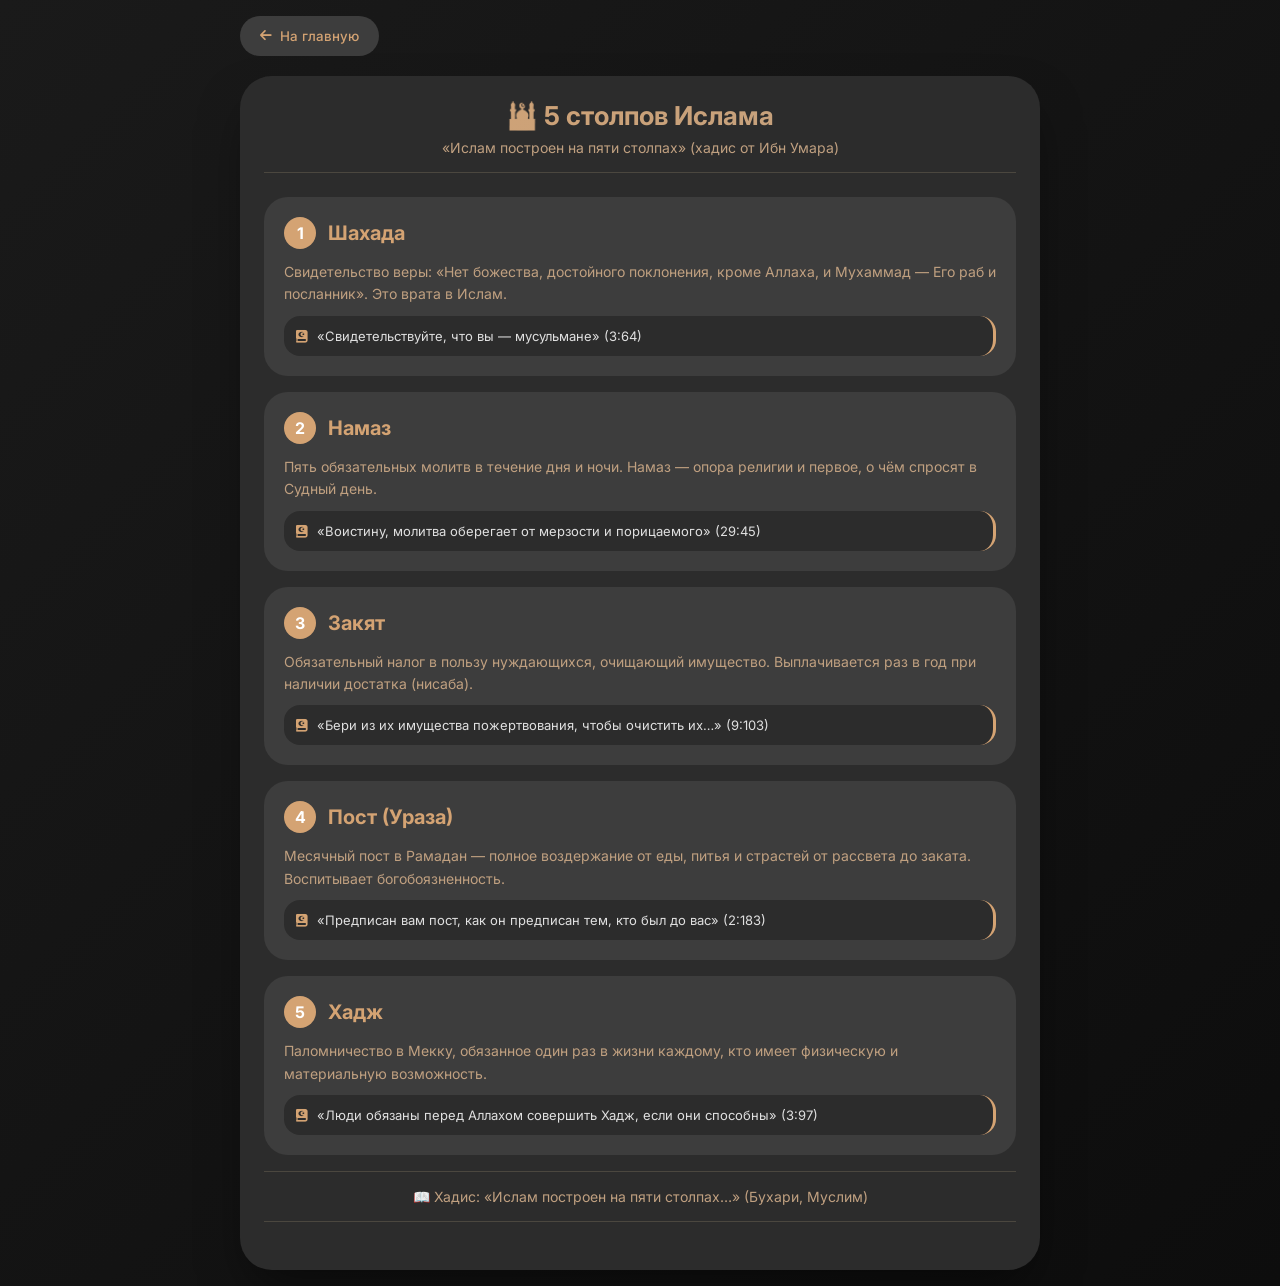
<file: pillars.html>
<!DOCTYPE html>
<html lang="ru">
<head>
    <meta charset="UTF-8">
    <meta name="viewport" content="width=device-width, initial-scale=1.0, user-scalable=yes, viewport-fit=cover">
    <title>5 столпов Ислама — Намаз Дагестан</title>
    <link href="https://fonts.googleapis.com/css2?family=Inter:opsz,wght@14..32,300;400;500;600;700&display=swap" rel="stylesheet">
    <link rel="stylesheet" href="https://cdnjs.cloudflare.com/ajax/libs/font-awesome/6.0.0-beta3/css/all.min.css">
    <link rel="stylesheet" href="style.css">
    <style>
        * {
            margin: 0;
            padding: 0;
            box-sizing: border-box;
        }
        body {
            background: linear-gradient(135deg, var(--bg-gradient-start) 0%, var(--bg-gradient-end) 100%);
            min-height: 100vh;
            padding: 16px;
        }
        .pillars-page {
            max-width: 800px;
            margin: 0 auto;
        }
        .back-btn {
            display: inline-flex;
            align-items: center;
            gap: 8px;
            background: var(--accent-light);
            border: none;
            padding: 12px 20px;
            border-radius: 40px;
            font-family: inherit;
            font-weight: 500;
            color: var(--accent);
            cursor: pointer;
            margin-bottom: 20px;
            transition: transform 0.2s;
        }
        .back-btn:active {
            transform: scale(0.95);
        }
        .pillars-card {
            background: var(--card-bg);
            border-radius: 32px;
            padding: 24px;
            box-shadow: var(--shadow);
        }
        .pillars-title {
            text-align: center;
            font-size: 26px;
            font-weight: 700;
            color: var(--accent);
            margin-bottom: 8px;
        }
        .pillars-sub {
            text-align: center;
            font-size: 14px;
            color: var(--text-secondary);
            margin-bottom: 24px;
            padding-bottom: 16px;
            border-bottom: 1px solid var(--border-color);
        }
        .pillar-item {
            background: var(--accent-light);
            border-radius: 24px;
            padding: 20px;
            margin-bottom: 16px;
        }
        .pillar-header {
            display: flex;
            align-items: center;
            gap: 12px;
            margin-bottom: 12px;
        }
        .pillar-number {
            background: var(--accent);
            color: white;
            width: 32px;
            height: 32px;
            border-radius: 32px;
            display: flex;
            align-items: center;
            justify-content: center;
            font-weight: 700;
        }
        .pillar-name {
            font-size: 20px;
            font-weight: 700;
            color: var(--accent);
        }
        .pillar-desc {
            color: var(--text-secondary);
            line-height: 1.6;
            font-size: 14px;
            margin-bottom: 10px;
        }
        .pillar-proof {
            background: var(--card-bg);
            padding: 12px;
            border-radius: 16px;
            font-size: 13px;
            color: var(--text-primary);
            margin-top: 10px;
            border-right: 3px solid var(--accent);
        }
        .pillar-proof i {
            color: var(--accent);
            margin-right: 6px;
        }
        @media (max-width: 560px) {
            body { padding: 12px; }
            .pillars-card { padding: 18px; }
            .pillar-name { font-size: 18px; }
        }
    </style>
</head>
<body data-theme="dark">
    <div class="pillars-page">
        <button onclick="window.location.href='index.html'" class="back-btn">
            <i class="fas fa-arrow-left"></i> На главную
        </button>
        <div class="pillars-card">
            <h1 class="pillars-title">🕌 5 столпов Ислама</h1>
            <div class="pillars-sub">«Ислам построен на пяти столпах» (хадис от Ибн Умара)</div>
            
            <div class="pillar-item">
                <div class="pillar-header">
                    <span class="pillar-number">1</span>
                    <span class="pillar-name">Шахада</span>
                </div>
                <div class="pillar-desc">Свидетельство веры: «Нет божества, достойного поклонения, кроме Аллаха, и Мухаммад — Его раб и посланник». Это врата в Ислам.</div>
                <div class="pillar-proof"><i class="fas fa-quran"></i> «Свидетельствуйте, что вы — мусульмане» (3:64)</div>
            </div>
            
            <div class="pillar-item">
                <div class="pillar-header">
                    <span class="pillar-number">2</span>
                    <span class="pillar-name">Намаз</span>
                </div>
                <div class="pillar-desc">Пять обязательных молитв в течение дня и ночи. Намаз — опора религии и первое, о чём спросят в Судный день.</div>
                <div class="pillar-proof"><i class="fas fa-quran"></i> «Воистину, молитва оберегает от мерзости и порицаемого» (29:45)</div>
            </div>
            
            <div class="pillar-item">
                <div class="pillar-header">
                    <span class="pillar-number">3</span>
                    <span class="pillar-name">Закят</span>
                </div>
                <div class="pillar-desc">Обязательный налог в пользу нуждающихся, очищающий имущество. Выплачивается раз в год при наличии достатка (нисаба).</div>
                <div class="pillar-proof"><i class="fas fa-quran"></i> «Бери из их имущества пожертвования, чтобы очистить их…» (9:103)</div>
            </div>
            
            <div class="pillar-item">
                <div class="pillar-header">
                    <span class="pillar-number">4</span>
                    <span class="pillar-name">Пост (Ураза)</span>
                </div>
                <div class="pillar-desc">Месячный пост в Рамадан — полное воздержание от еды, питья и страстей от рассвета до заката. Воспитывает богобоязненность.</div>
                <div class="pillar-proof"><i class="fas fa-quran"></i> «Предписан вам пост, как он предписан тем, кто был до вас» (2:183)</div>
            </div>
            
            <div class="pillar-item">
                <div class="pillar-header">
                    <span class="pillar-number">5</span>
                    <span class="pillar-name">Хадж</span>
                </div>
                <div class="pillar-desc">Паломничество в Мекку, обязанное один раз в жизни каждому, кто имеет физическую и материальную возможность.</div>
                <div class="pillar-proof"><i class="fas fa-quran"></i> «Люди обязаны перед Аллахом совершить Хадж, если они способны» (3:97)</div>
            </div>
            <div class="pillars-sub" style="margin-top: 16px; border-top: 1px solid var(--border-color); padding-top: 16px;">📖 Хадис: «Ислам построен на пяти столпах…» (Бухари, Муслим)</div>
        </div>
    </div>
    <script>
        const savedTheme = localStorage.getItem('theme') || 'dark';
        document.body.setAttribute('data-theme', savedTheme);
    </script>
</body>
</html>
</file>
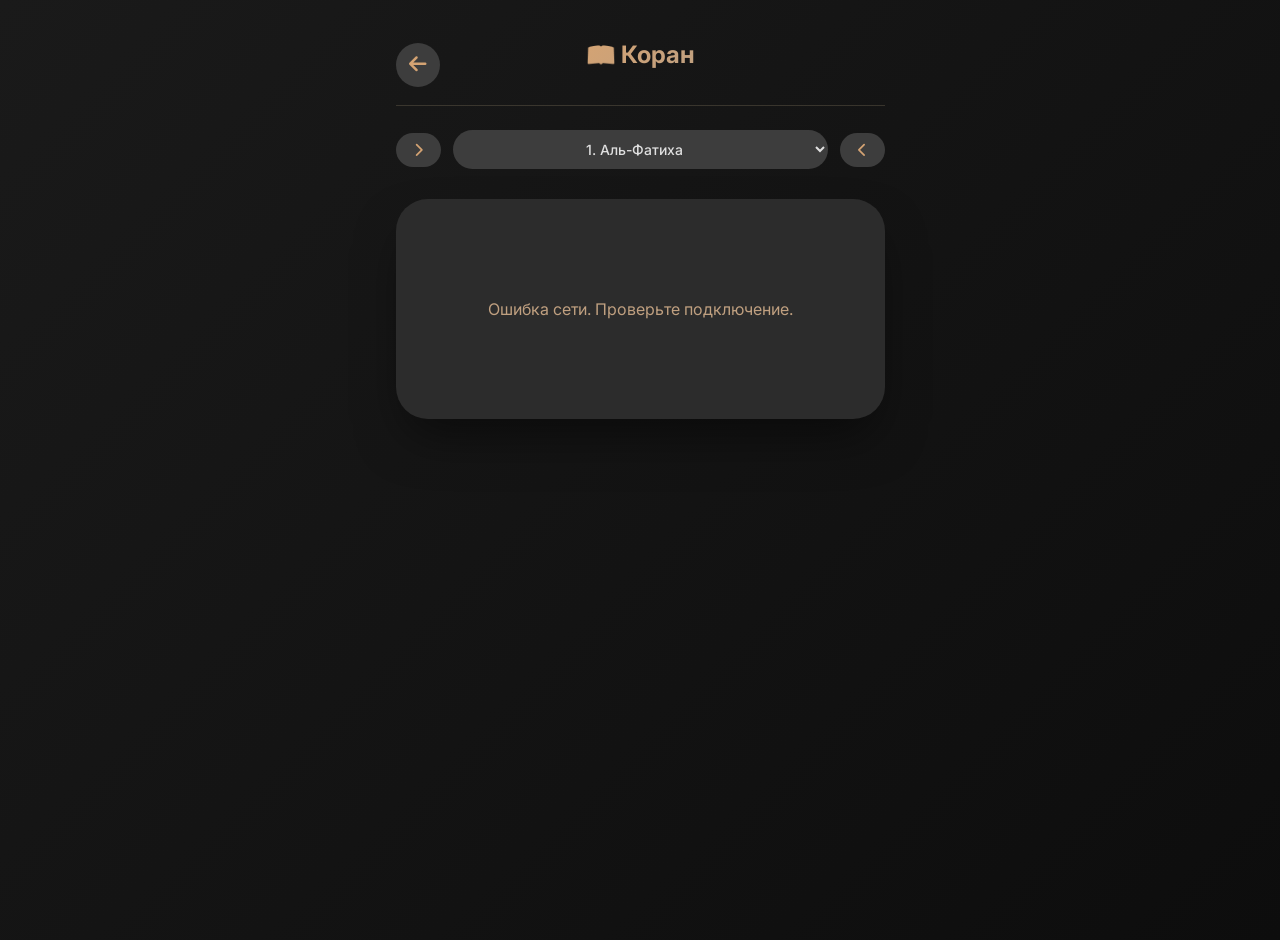
<file: quran.html>
<!DOCTYPE html>
<html lang="ru">
<head>
    <meta charset="UTF-8">
    <meta name="viewport" content="width=device-width, initial-scale=1.0, user-scalable=yes">
    <title>Коран — Намаз Дагестан</title>
    <link href="https://fonts.googleapis.com/css2?family=Inter:wght@300;400;500;600;700&display=swap" rel="stylesheet">
    <link href="https://fonts.googleapis.com/css2?family=Amiri:wght@400;700&display=swap" rel="stylesheet">
    <link rel="stylesheet" href="https://cdnjs.cloudflare.com/ajax/libs/font-awesome/6.0.0-beta3/css/all.min.css">
    <link rel="stylesheet" href="style.css">
    <style>
        .quran-page {
            max-width: 800px;
            margin: 0 auto;
            padding: 20px;
            min-height: 100vh;
        }
        .quran-header {
            display: flex;
            align-items: center;
            justify-content: space-between;
            margin-bottom: 24px;
            padding-bottom: 16px;
            border-bottom: 1px solid var(--border-color);
        }
        .back-btn {
            background: var(--accent-light);
            border: none;
            width: 44px;
            height: 44px;
            border-radius: 44px;
            cursor: pointer;
            color: var(--accent);
            font-size: 20px;
            transition: transform 0.2s;
        }
        .back-btn:active { transform: scale(0.95); }
        .quran-title { font-size: 24px; font-weight: 700; color: var(--accent); }
        .empty-space { width: 44px; }
        
        .surah-nav {
            display: flex;
            align-items: center;
            justify-content: space-between;
            gap: 12px;
            margin-bottom: 30px;
            flex-wrap: wrap;
        }
        .nav-btn {
            background: var(--accent-light);
            border: none;
            padding: 10px 18px;
            border-radius: 40px;
            font-family: inherit;
            font-weight: 500;
            font-size: 14px;
            color: var(--accent);
            cursor: pointer;
            display: flex;
            align-items: center;
            gap: 8px;
        }
        .nav-btn:active { transform: scale(0.97); }
        .surah-select {
            flex: 1;
            background: var(--accent-light);
            border: none;
            padding: 10px 16px;
            border-radius: 40px;
            font-family: inherit;
            font-size: 14px;
            font-weight: 500;
            color: var(--text-primary);
            cursor: pointer;
            text-align: center;
        }
        
        .surah-content {
            background: var(--card-bg);
            border-radius: 32px;
            padding: 32px 24px;
            box-shadow: var(--shadow);
        }
        .surah-name {
            text-align: center;
            font-size: 26px;
            font-weight: 700;
            color: var(--accent);
            margin-bottom: 8px;
        }
        .surah-basmala {
            text-align: center;
            font-size: 22px;
            font-family: 'Amiri', serif;
            color: var(--accent);
            margin-bottom: 28px;
            padding-bottom: 20px;
            border-bottom: 1px solid var(--border-color);
            opacity: 0.8;
        }
        .ayahs-container { display: flex; flex-direction: column; gap: 28px; }
        .ayah-line {
            display: flex;
            align-items: flex-start;
            gap: 16px;
            flex-wrap: wrap;
            justify-content: flex-end;
        }
        .arabic-ayah {
            font-size: 24px;
            line-height: 2.2;
            text-align: right;
            font-family: 'Amiri', 'Times New Roman', serif;
            color: var(--text-primary);
            direction: rtl;
            flex: 1;
            letter-spacing: 0.5px;
        }
        .ayah-number-badge {
            font-size: 12px;
            font-weight: 500;
            color: var(--accent);
            background: var(--accent-light);
            width: 28px;
            height: 28px;
            border-radius: 28px;
            display: inline-flex;
            align-items: center;
            justify-content: center;
            flex-shrink: 0;
            margin-top: 8px;
        }
        .loading-placeholder { text-align: center; padding: 60px; color: var(--text-secondary); }
        
        @media (max-width: 560px) {
            .quran-page { padding: 16px; }
            .surah-content { padding: 24px 16px; }
            .arabic-ayah { font-size: 20px; line-height: 2.0; }
            .surah-name { font-size: 22px; }
            .surah-basmala { font-size: 18px; margin-bottom: 22px; padding-bottom: 16px; }
            .nav-btn { padding: 8px 14px; font-size: 12px; }
            .ayahs-container { gap: 22px; }
        }
        @media (min-width: 1025px) {
            .arabic-ayah { font-size: 28px; line-height: 2.3; }
            .surah-content { padding: 40px 32px; }
        }
    </style>
</head>
<body data-theme="dark">
    <div class="quran-page">
        <div class="quran-header">
            <button onclick="window.location.href='index.html'" class="back-btn"><i class="fas fa-arrow-left"></i></button>
            <h1 class="quran-title">📖 Коран</h1>
            <div class="empty-space"></div>
        </div>

        <div class="surah-nav">
            <button id="prevSurahBtn" class="nav-btn"><i class="fas fa-chevron-right"></i></button>
            <select id="surahSelect" class="surah-select">
                <option value="1">1. Аль-Фатиха</option><option value="2">2. Аль-Бакара</option><option value="3">3. Аль-Имран</option>
                <option value="4">4. Ан-Ниса</option><option value="5">5. Аль-Маида</option><option value="6">6. Аль-Анам</option>
                <option value="7">7. Аль-Араф</option><option value="8">8. Аль-Анфаль</option><option value="9">9. Ат-Тавба</option>
                <option value="10">10. Юнус</option><option value="11">11. Худ</option><option value="12">12. Юсуф</option>
                <option value="13">13. Ар-Рад</option><option value="14">14. Ибрахим</option><option value="15">15. Аль-Хиджр</option>
                <option value="16">16. Ан-Нахль</option><option value="17">17. Аль-Исра</option><option value="18">18. Аль-Кахф</option>
                <option value="19">19. Марьям</option><option value="20">20. Та Ха</option><option value="21">21. Аль-Анбия</option>
                <option value="22">22. Аль-Хаджж</option><option value="23">23. Аль-Муминун</option><option value="24">24. Ан-Нур</option>
                <option value="25">25. Аль-Фуркан</option><option value="26">26. Аш-Шуара</option><option value="27">27. Ан-Намль</option>
                <option value="28">28. Аль-Касас</option><option value="29">29. Аль-Анкабут</option><option value="30">30. Ар-Рум</option>
                <option value="31">31. Лукман</option><option value="32">32. Ас-Саджда</option><option value="33">33. Аль-Ахзаб</option>
                <option value="34">34. Саба</option><option value="35">35. Фатир</option><option value="36">36. Йа Син</option>
                <option value="37">37. Ас-Саффат</option><option value="38">38. Сад</option><option value="39">39. Аз-Зумар</option>
                <option value="40">40. Гафир</option><option value="41">41. Фуссилят</option><option value="42">42. Аш-Шура</option>
                <option value="43">43. Аз-Зухруф</option><option value="44">44. Ад-Духан</option><option value="45">45. Аль-Джасия</option>
                <option value="46">46. Аль-Ахкаф</option><option value="47">47. Мухаммад</option><option value="48">48. Аль-Фатх</option>
                <option value="49">49. Аль-Худжурат</option><option value="50">50. Каф</option><option value="51">51. Аз-Зарият</option>
                <option value="52">52. Ат-Тур</option><option value="53">53. Ан-Наджм</option><option value="54">54. Аль-Камар</option>
                <option value="55">55. Ар-Рахман</option><option value="56">56. Аль-Вакиа</option><option value="57">57. Аль-Хадид</option>
                <option value="58">58. Аль-Муджадила</option><option value="59">59. Аль-Хашр</option><option value="60">60. Аль-Мумтахана</option>
                <option value="61">61. Ас-Сафф</option><option value="62">62. Аль-Джумуа</option><option value="63">63. Аль-Мунафикун</option>
                <option value="64">64. Ат-Тагабун</option><option value="65">65. Ат-Таляк</option><option value="66">66. Ат-Тахрим</option>
                <option value="67">67. Аль-Мульк</option><option value="68">68. Аль-Калям</option><option value="69">69. Аль-Хакка</option>
                <option value="70">70. Аль-Мааридж</option><option value="71">71. Нух</option><option value="72">72. Аль-Джинн</option>
                <option value="73">73. Аль-Муззаммиль</option><option value="74">74. Аль-Муддассир</option><option value="75">75. Аль-Кияма</option>
                <option value="76">76. Аль-Инсан</option><option value="77">77. Аль-Мурсалят</option><option value="78">78. Ан-Наба</option>
                <option value="79">79. Ан-Назиат</option><option value="80">80. Абаса</option><option value="81">81. Ат-Таквир</option>
                <option value="82">82. Аль-Инфитар</option><option value="83">83. Аль-Мутаффифин</option><option value="84">84. Аль-Иншикак</option>
                <option value="85">85. Аль-Бурудж</option><option value="86">86. Ат-Тарик</option><option value="87">87. Аль-Аля</option>
                <option value="88">88. Аль-Гашия</option><option value="89">89. Аль-Фаджр</option><option value="90">90. Аль-Балад</option>
                <option value="91">91. Аш-Шамс</option><option value="92">92. Аль-Ляйль</option><option value="93">93. Ад-Духа</option>
                <option value="94">94. Аш-Шарх</option><option value="95">95. Ат-Тин</option><option value="96">96. Аль-Алак</option>
                <option value="97">97. Аль-Кадр</option><option value="98">98. Аль-Баййина</option><option value="99">99. Аз-Зальзаля</option>
                <option value="100">100. Аль-Адият</option><option value="101">101. Аль-Кариа</option><option value="102">102. Ат-Такасур</option>
                <option value="103">103. Аль-Аср</option><option value="104">104. Аль-Хумаза</option><option value="105">105. Аль-Филь</option>
                <option value="106">106. Курайш</option><option value="107">107. Аль-Маун</option><option value="108">108. Аль-Каусар</option>
                <option value="109">109. Аль-Кафирун</option><option value="110">110. Ан-Наср</option><option value="111">111. Аль-Масад</option>
                <option value="112">112. Аль-Ихляс</option><option value="113">113. Аль-Фалак</option><option value="114">114. Ан-Нас</option>
            </select>
            <button id="nextSurahBtn" class="nav-btn"><i class="fas fa-chevron-left"></i></button>
        </div>

        <div id="surahContent" class="surah-content">
            <div class="loading-placeholder"><i class="fas fa-spinner fa-pulse"></i> Загрузка...</div>
        </div>
    </div>

    <script>
        const surahCache = {};
        let currentSurah = 1;
        const totalSurahs = 114;
        const STORAGE_KEY = 'quran_cache';
        
        const surahNames = {
            1: "Аль-Фатиха", 2: "Аль-Бакара", 3: "Аль-Имран", 4: "Ан-Ниса", 5: "Аль-Маида",
            6: "Аль-Анам", 7: "Аль-Араф", 8: "Аль-Анфаль", 9: "Ат-Тавба", 10: "Юнус",
            11: "Худ", 12: "Юсуф", 13: "Ар-Рад", 14: "Ибрахим", 15: "Аль-Хиджр", 16: "Ан-Нахль",
            17: "Аль-Исра", 18: "Аль-Кахф", 19: "Марьям", 20: "Та Ха", 21: "Аль-Анбия", 22: "Аль-Хаджж",
            23: "Аль-Муминун", 24: "Ан-Нур", 25: "Аль-Фуркан", 26: "Аш-Шуара", 27: "Ан-Намль", 28: "Аль-Касас",
            29: "Аль-Анкабут", 30: "Ар-Рум", 31: "Лукман", 32: "Ас-Саджда", 33: "Аль-Ахзаб", 34: "Саба",
            35: "Фатир", 36: "Йа Син", 37: "Ас-Саффат", 38: "Сад", 39: "Аз-Зумар", 40: "Гафир",
            41: "Фуссилят", 42: "Аш-Шура", 43: "Аз-Зухруф", 44: "Ад-Духан", 45: "Аль-Джасия", 46: "Аль-Ахкаф",
            47: "Мухаммад", 48: "Аль-Фатх", 49: "Аль-Худжурат", 50: "Каф", 51: "Аз-Зарият", 52: "Ат-Тур",
            53: "Ан-Наджм", 54: "Аль-Камар", 55: "Ар-Рахман", 56: "Аль-Вакиа", 57: "Аль-Хадид", 58: "Аль-Муджадила",
            59: "Аль-Хашр", 60: "Аль-Мумтахана", 61: "Ас-Сафф", 62: "Аль-Джумуа", 63: "Аль-Мунафикун", 64: "Ат-Тагабун",
            65: "Ат-Таляк", 66: "Ат-Тахрим", 67: "Аль-Мульк", 68: "Аль-Калям", 69: "Аль-Хакка", 70: "Аль-Мааридж",
            71: "Нух", 72: "Аль-Джинн", 73: "Аль-Муззаммиль", 74: "Аль-Муддассир", 75: "Аль-Кияма", 76: "Аль-Инсан",
            77: "Аль-Мурсалят", 78: "Ан-Наба", 79: "Ан-Назиат", 80: "Абаса", 81: "Ат-Таквир", 82: "Аль-Инфитар",
            83: "Аль-Мутаффифин", 84: "Аль-Иншикак", 85: "Аль-Бурудж", 86: "Ат-Тарик", 87: "Аль-Аля", 88: "Аль-Гашия",
            89: "Аль-Фаджр", 90: "Аль-Балад", 91: "Аш-Шамс", 92: "Аль-Ляйль", 93: "Ад-Духа", 94: "Аш-Шарх",
            95: "Ат-Тин", 96: "Аль-Алак", 97: "Аль-Кадр", 98: "Аль-Баййина", 99: "Аз-Зальзаля", 100: "Аль-Адият",
            101: "Аль-Кариа", 102: "Ат-Такасур", 103: "Аль-Аср", 104: "Аль-Хумаза", 105: "Аль-Филь", 106: "Курайш",
            107: "Аль-Маун", 108: "Аль-Каусар", 109: "Аль-Кафирун", 110: "Ан-Наср", 111: "Аль-Масад", 112: "Аль-Ихляс",
            113: "Аль-Фалак", 114: "Ан-Нас"
        };
        
        function loadCacheFromStorage() {
            const saved = localStorage.getItem(STORAGE_KEY);
            if (saved) {
                const cache = JSON.parse(saved);
                for (let [key, value] of Object.entries(cache)) {
                    if (Date.now() - value.timestamp < 86400000) {
                        surahCache[key] = value.html;
                    }
                }
            }
        }
        
        function saveCacheToStorage() {
            const toSave = {};
            for (let [key, value] of Object.entries(surahCache)) {
                toSave[key] = { html: value, timestamp: Date.now() };
            }
            localStorage.setItem(STORAGE_KEY, JSON.stringify(toSave));
        }
        
        function preloadNextSurahs(currentNum) {
            const toPreload = [];
            for (let i = 1; i <= 5; i++) {
                let nextNum = currentNum + i;
                if (nextNum > totalSurahs) nextNum = nextNum - totalSurahs;
                if (!surahCache[nextNum]) toPreload.push(nextNum);
            }
            toPreload.forEach(surahNum => {
                if (!surahCache[surahNum]) {
                    fetch(`https://api.alquran.cloud/v1/surah/${surahNum}/editions/ar.uthmani`)
                        .then(r => r.json())
                        .then(data => {
                            if (data.code === 200) {
                                const surah = data.data[0];
                                let html = `<div class="surah-name">${surahNum}. ${surahNames[surahNum]}</div>
                                            <div class="surah-basmala">بِسْمِ اللَّهِ الرَّحْمَٰنِ الرَّحِيمِ</div>
                                            <div class="ayahs-container">`;
                                surah.ayahs.forEach(ayah => {
                                    html += `<div class="ayah-line"><span class="arabic-ayah">${ayah.text}</span><span class="ayah-number-badge">${ayah.numberInSurah}</span></div>`;
                                });
                                html += `</div>`;
                                surahCache[surahNum] = html;
                                saveCacheToStorage();
                            }
                        })
                        .catch(err => console.log(`Не удалось предзагрузить суру ${surahNum}`));
                }
            });
        }
        
        async function displaySurah(surahNumber) {
            const container = document.getElementById('surahContent');
            if (surahCache[surahNumber]) {
                container.innerHTML = surahCache[surahNumber];
                preloadNextSurahs(surahNumber);
                return;
            }
            container.innerHTML = '<div class="loading-placeholder"><i class="fas fa-spinner fa-pulse"></i> Загрузка...</div>';
            try {
                const response = await fetch(`https://api.alquran.cloud/v1/surah/${surahNumber}/editions/ar.uthmani`);
                const data = await response.json();
                if (data.code === 200) {
                    const surah = data.data[0];
                    let html = `<div class="surah-name">${surahNumber}. ${surahNames[surahNumber]}</div>
                                <div class="surah-basmala">بِسْمِ اللَّهِ الرَّحْمَٰنِ الرَّحِيمِ</div>
                                <div class="ayahs-container">`;
                    surah.ayahs.forEach(ayah => {
                        html += `<div class="ayah-line"><span class="arabic-ayah">${ayah.text}</span><span class="ayah-number-badge">${ayah.numberInSurah}</span></div>`;
                    });
                    html += `</div>`;
                    surahCache[surahNumber] = html;
                    saveCacheToStorage();
                    container.innerHTML = html;
                    preloadNextSurahs(surahNumber);
                } else {
                    container.innerHTML = '<div class="loading-placeholder">Ошибка загрузки</div>';
                }
            } catch (error) {
                console.error(error);
                container.innerHTML = '<div class="loading-placeholder">Ошибка сети. Проверьте подключение.</div>';
            }
        }
        
        function setSurah(surahNumber) {
            currentSurah = surahNumber;
            document.getElementById('surahSelect').value = surahNumber;
            displaySurah(currentSurah);
        }
        
        function nextSurah() { let next = currentSurah + 1; if (next > totalSurahs) next = 1; setSurah(next); }
        function prevSurah() { let prev = currentSurah - 1; if (prev < 1) prev = totalSurahs; setSurah(prev); }
        
        document.getElementById('prevSurahBtn').onclick = prevSurah;
        document.getElementById('nextSurahBtn').onclick = nextSurah;
        document.getElementById('surahSelect').onchange = (e) => setSurah(parseInt(e.target.value));
        
        const savedTheme = localStorage.getItem('theme') || 'dark';
        document.body.setAttribute('data-theme', savedTheme);
        
        loadCacheFromStorage();
        setSurah(1);
    </script>
</body>
</html>
</file>
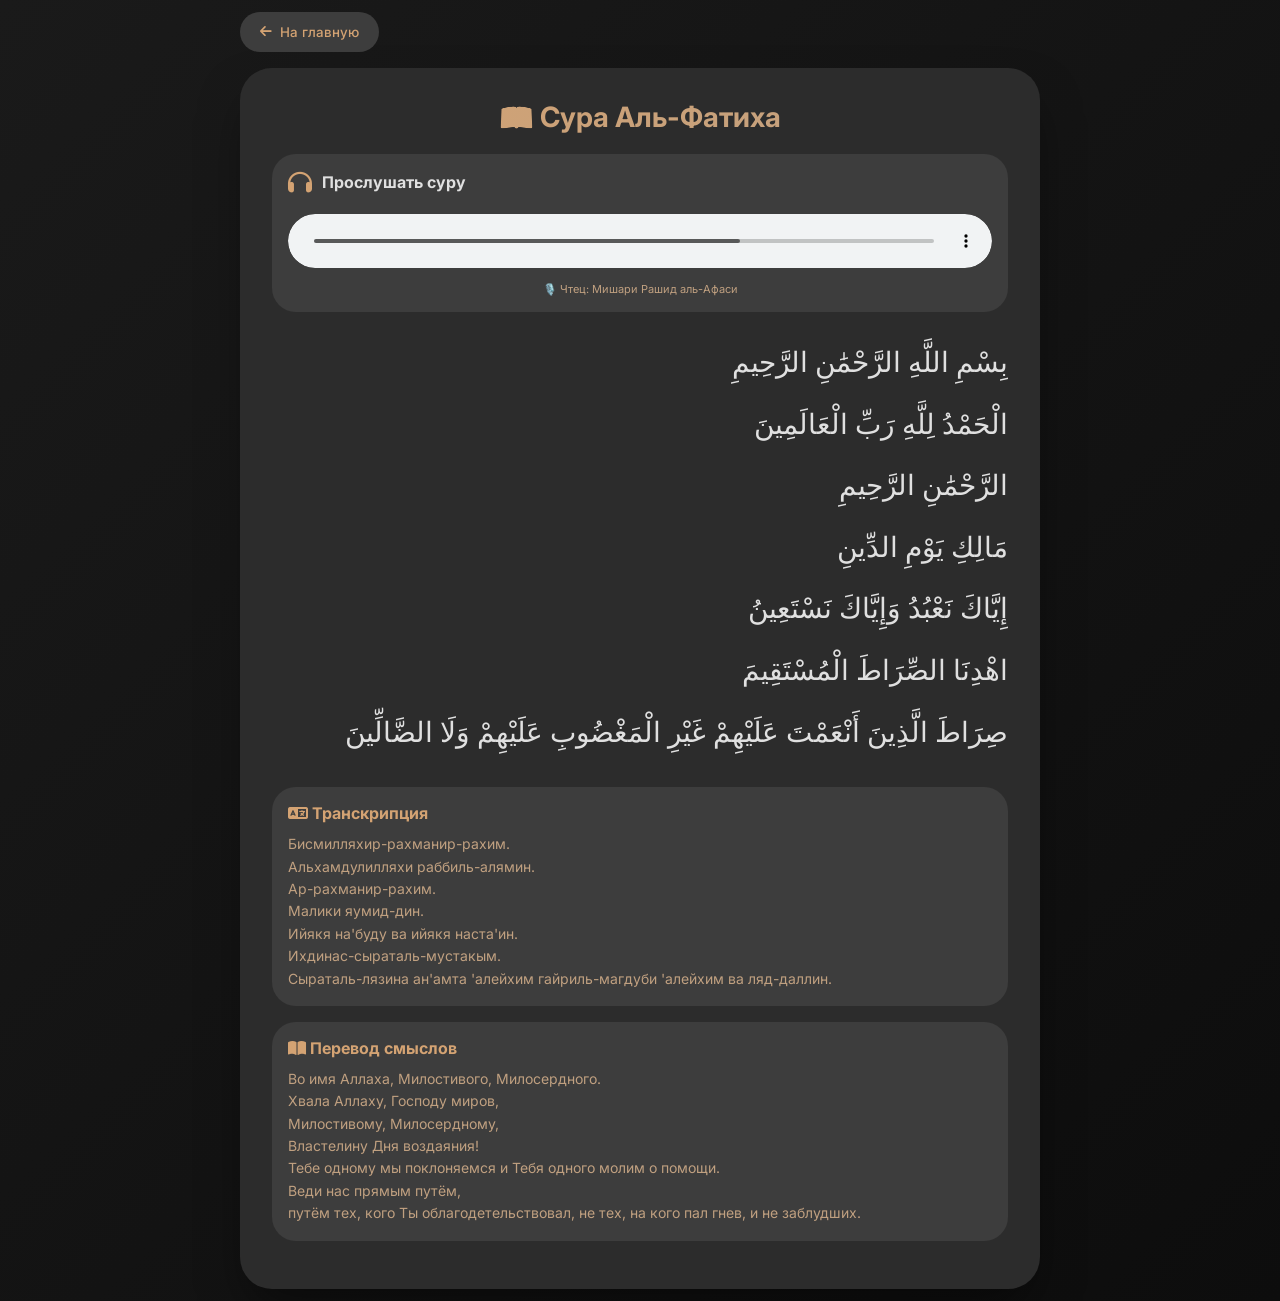
<file: surah-fatiha.html>
<!DOCTYPE html>
<html lang="ru">
<head>
    <meta charset="UTF-8">
    <meta name="viewport" content="width=device-width, initial-scale=1.0, user-scalable=yes, viewport-fit=cover">
    <title>Сура Аль-Фатиха — Намаз Дагестан</title>
    <link href="https://fonts.googleapis.com/css2?family=Inter:opsz,wght@14..32,300;400;500;600;700&display=swap" rel="stylesheet">
    <link rel="stylesheet" href="https://cdnjs.cloudflare.com/ajax/libs/font-awesome/6.0.0-beta3/css/all.min.css">
    <link rel="stylesheet" href="style.css">
    <style>
        * {
            margin: 0;
            padding: 0;
            box-sizing: border-box;
        }
        
        body {
            background: linear-gradient(135deg, var(--bg-gradient-start) 0%, var(--bg-gradient-end) 100%);
            min-height: 100vh;
            padding: 12px;
        }
        
        .surah-page {
            width: 100%;
            max-width: 100%;
            margin: 0;
            padding: 0;
        }
        
        .back-btn {
            display: inline-flex;
            align-items: center;
            gap: 8px;
            background: var(--accent-light);
            border: none;
            padding: 12px 20px;
            border-radius: 40px;
            font-family: inherit;
            font-weight: 500;
            color: var(--accent);
            cursor: pointer;
            margin-bottom: 16px;
            transition: transform 0.2s;
        }
        .back-btn:active {
            transform: scale(0.95);
        }
        
        /* ГЛАВНАЯ КАРТОЧКА — ТЕПЕРЬ НА ВСЮ ШИРИНУ */
        .surah-card {
            background: var(--card-bg);
            border-radius: 32px;
            padding: 24px 20px;
            box-shadow: var(--shadow);
            width: 100%;
            margin: 0;
        }
        
        .surah-title {
            text-align: center;
            font-size: 24px;
            font-weight: 700;
            color: var(--accent);
            margin-bottom: 20px;
        }
        
        .arabic-text-large {
            font-size: 24px;
            line-height: 2;
            text-align: right;
            font-family: 'Amiri', 'Times New Roman', serif;
            margin-bottom: 24px;
            color: var(--text-primary);
            word-wrap: break-word;
        }
        
        .transliteration-block, .translation-block {
            background: var(--accent-light);
            padding: 16px;
            border-radius: 24px;
            margin-bottom: 16px;
        }
        
        .transliteration-block h4, .translation-block h4 {
            color: var(--accent);
            margin-bottom: 10px;
            font-size: 16px;
        }
        
        .transliteration-block p, .translation-block p {
            line-height: 1.6;
            color: var(--text-secondary);
            font-size: 14px;
        }
        
        /* АУДИО ПЛЕЕР */
        .audio-section {
            background: var(--accent-light);
            border-radius: 24px;
            padding: 16px;
            margin-bottom: 20px;
        }
        
        .audio-header {
            display: flex;
            align-items: center;
            gap: 10px;
            margin-bottom: 12px;
        }
        
        .audio-header i {
            font-size: 24px;
            color: var(--accent);
        }
        
        .audio-header h3 {
            font-size: 16px;
            color: var(--text-primary);
        }
        
        audio {
            width: 100%;
            border-radius: 40px;
            margin-top: 8px;
        }
        
        .info-text {
            font-size: 11px;
            color: var(--text-secondary);
            text-align: center;
            margin-top: 10px;
        }
        
        /* ТЕЛЕФОНЫ — КАРТОЧКА ВО ВСЮ ШИРИНУ */
        @media (max-width: 768px) {
            body {
                padding: 8px;
            }
            .surah-card {
                padding: 20px 16px;
                border-radius: 28px;
            }
            .arabic-text-large {
                font-size: 22px;
                line-height: 1.8;
            }
            .surah-title {
                font-size: 22px;
            }
            .back-btn {
                padding: 10px 16px;
                font-size: 14px;
                margin-bottom: 12px;
            }
        }
        
        /* ОЧЕНЬ МАЛЕНЬКИЕ ТЕЛЕФОНЫ */
        @media (max-width: 480px) {
            body {
                padding: 6px;
            }
            .surah-card {
                padding: 16px 12px;
                border-radius: 24px;
            }
            .arabic-text-large {
                font-size: 20px;
                line-height: 1.7;
            }
        }
        
        /* ПЛАНШЕТЫ И ПК (ОГРАНИЧИВАЕМ, ЧТОБЫ НЕ РАСПОЛЗАЛОСЬ) */
        @media (min-width: 769px) {
            body {
                display: flex;
                justify-content: center;
                align-items: center;
            }
            .surah-page {
                max-width: 800px;
                margin: 0 auto;
            }
            .surah-card {
                padding: 32px;
            }
            .arabic-text-large {
                font-size: 28px;
                line-height: 2.2;
            }
            .surah-title {
                font-size: 28px;
            }
        }
    </style>
</head>
<body data-theme="dark">
    <div class="surah-page">
        <button onclick="window.location.href='index.html'" class="back-btn">
            <i class="fas fa-arrow-left"></i> На главную
        </button>
        
        <div class="surah-card">
            <h1 class="surah-title">📖 Сура Аль-Фатиха</h1>
            
            <!-- АУДИО ПЛЕЕР -->
            <div class="audio-section">
                <div class="audio-header">
                    <i class="fas fa-headphones"></i>
                    <h3>Прослушать суру</h3>
                </div>
                <audio controls preload="metadata">
                    <source src="audio/fatiha.mp3" type="audio/mpeg">
                    Ваш браузер не поддерживает аудио.
                </audio>
                <div class="info-text">
                    🎙️ Чтец: Мишари Рашид аль-Афаси
                </div>
            </div>
            
            <div class="arabic-text-large">
                بِسْمِ اللَّهِ الرَّحْمَٰنِ الرَّحِيمِ<br>
                الْحَمْدُ لِلَّهِ رَبِّ الْعَالَمِينَ<br>
                الرَّحْمَٰنِ الرَّحِيمِ<br>
                مَالِكِ يَوْمِ الدِّينِ<br>
                إِيَّاكَ نَعْبُدُ وَإِيَّاكَ نَسْتَعِينُ<br>
                اهْدِنَا الصِّرَاطَ الْمُسْتَقِيمَ<br>
                صِرَاطَ الَّذِينَ أَنْعَمْتَ عَلَيْهِمْ غَيْرِ الْمَغْضُوبِ عَلَيْهِمْ وَلَا الضَّالِّينَ
            </div>

            <div class="transliteration-block">
                <h4><i class="fas fa-language"></i> Транскрипция</h4>
                <p>
                    Бисмилляхир-рахманир-рахим.<br>
                    Альхамдулилляхи раббиль-алямин.<br>
                    Ар-рахманир-рахим.<br>
                    Малики яумид-дин.<br>
                    Ийякя на'буду ва ийякя наста'ин.<br>
                    Ихдинас-сыраталь-мустакым.<br>
                    Сыраталь-лязина ан'амта 'алейхим гайриль-магдуби 'алейхим ва ляд-даллин.
                </p>
            </div>

            <div class="translation-block">
                <h4><i class="fas fa-book-open"></i> Перевод смыслов</h4>
                <p>
                    Во имя Аллаха, Милостивого, Милосердного.<br>
                    Хвала Аллаху, Господу миров,<br>
                    Милостивому, Милосердному,<br>
                    Властелину Дня воздаяния!<br>
                    Тебе одному мы поклоняемся и Тебя одного молим о помощи.<br>
                    Веди нас прямым путём,<br>
                    путём тех, кого Ты облагодетельствовал, не тех, на кого пал гнев, и не заблудших.
                </p>
            </div>
        </div>
    </div>

    <script>
        // Тёмная тема
        const savedTheme = localStorage.getItem('theme') || 'dark';
        document.body.setAttribute('data-theme', savedTheme);
    </script>
</body>
</html>
</file>
<file: style.css>
* {
    margin: 0;
    padding: 0;
    box-sizing: border-box;
}

:root {
    --bg-gradient-start: #1a1a1a;
    --bg-gradient-end: #0d0d0d;
    --card-bg: #2C2C2C;
    --text-primary: #E0E0E0;
    --text-secondary: #C0A080;
    --accent: #D4A373;
    --accent-light: #3D3D3D;
    --prayer-bg: #383838;
    --prayer-hover: #404040;
    --border-color: rgba(200, 180, 140, 0.2);
    --active-bg: linear-gradient(135deg, #1B3B1B 0%, #2D4A2D 100%);
    --active-border: #4CAF50;
    --shadow: 0 25px 50px -12px rgba(0, 0, 0, 0.5);
}

body[data-theme="light"] {
    --bg-gradient-start: #F4EFE6;
    --bg-gradient-end: #EDE5DB;
    --card-bg: #FFFFFF;
    --text-primary: #2C2A29;
    --text-secondary: #5E4B3A;
    --accent: #B67B4A;
    --accent-light: #F7EFE4;
    --prayer-bg: #FCF9F5;
    --prayer-hover: #F7EFE4;
    --border-color: rgba(210, 180, 140, 0.15);
    --active-bg: linear-gradient(135deg, #E8F5E9 0%, #F1F8E9 100%);
    --active-border: #81C784;
    --shadow: 0 25px 50px -12px rgba(0, 0, 0, 0.15);
}

body {
    font-family: 'Inter', -apple-system, BlinkMacSystemFont, sans-serif;
    background: linear-gradient(135deg, var(--bg-gradient-start) 0%, var(--bg-gradient-end) 100%);
    color: var(--text-primary);
    min-height: 100vh;
    display: flex;
    align-items: center;
    justify-content: center;
    padding: 20px;
    transition: background 0.3s ease;
}

.container {
    max-width: 680px;
    width: 100%;
    margin: 0 auto;
    animation: fadeInUp 0.6s ease-out;
}

@keyframes fadeInUp {
    from { opacity: 0; transform: translateY(30px); }
    to { opacity: 1; transform: translateY(0); }
}

.prayer-card {
    background: var(--card-bg);
    border-radius: 56px;
    padding: 24px 28px 32px;
    box-shadow: var(--shadow);
    border: 1px solid var(--border-color);
    transition: background 0.3s ease, box-shadow 0.3s ease;
}

/* ШАПКА */
.header-top {
    display: flex;
    justify-content: space-between;
    align-items: center;
    margin-bottom: 24px;
    gap: 8px;
}

.left-buttons, .right-buttons {
    display: flex;
    gap: 8px;
}

.icon-btn {
    background: var(--accent-light);
    border: none;
    width: 44px;
    height: 44px;
    border-radius: 44px;
    cursor: pointer;
    color: var(--accent);
    font-size: 20px;
    transition: transform 0.1s;
    display: flex;
    align-items: center;
    justify-content: center;
}

.icon-btn:active {
    transform: scale(0.95);
}

.center-controls {
    flex: 1;
    display: flex;
    justify-content: center;
}

.location-badge {
    background: var(--accent-light);
    padding: 8px 16px;
    border-radius: 40px;
    display: flex;
    align-items: center;
    gap: 8px;
}

.location-badge select {
    background: transparent;
    border: none;
    font-size: 14px;
    font-weight: 500;
    color: var(--accent);
    font-family: inherit;
    cursor: pointer;
}

h1 {
    font-size: 28px;
    text-align: center;
    margin-bottom: 20px;
    background: linear-gradient(135deg, var(--accent) 0%, var(--text-secondary) 100%);
    background-clip: text;
    -webkit-background-clip: text;
    -webkit-text-fill-color: transparent;
}

/* НАМАЗЫ */
.prayer-grid {
    display: flex;
    flex-direction: column;
    gap: 12px;
    margin-bottom: 20px;
}

.prayer-item {
    display: flex;
    justify-content: space-between;
    align-items: center;
    padding: 16px 22px;
    background: var(--prayer-bg);
    border-radius: 28px;
    transition: all 0.25s ease;
    border: 1px solid transparent;
}

.prayer-item:hover {
    background: var(--prayer-hover);
    transform: scale(1.01);
}

.prayer-info {
    display: flex;
    align-items: center;
    gap: 14px;
}

.prayer-info i {
    font-size: 20px;
    color: var(--accent);
    width: 28px;
}

.prayer-name {
    font-size: 17px;
    font-weight: 500;
    color: var(--text-secondary);
}

.prayer-time {
    font-size: 21px;
    font-weight: 700;
    color: var(--text-primary);
    background: var(--card-bg);
    padding: 6px 16px;
    border-radius: 40px;
    box-shadow: 0 1px 3px rgba(0, 0, 0, 0.05);
}

.prayer-item.active {
    background: var(--active-bg);
    border: 1px solid var(--active-border);
    animation: pulse-glow 1s infinite;
}

.prayer-item.active .prayer-time {
    background: var(--active-border);
    color: white;
}

@keyframes pulse-glow {
    0%, 100% { box-shadow: 0 0 0 0 rgba(76, 175, 80, 0.4); }
    50% { box-shadow: 0 0 0 8px rgba(76, 175, 80, 0); }
}

.footer-note {
    text-align: center;
    font-size: 12px;
    opacity: 0.6;
    padding-top: 15px;
    border-top: 1px solid var(--accent-light);
}

/* ПЛАВАЮЩИЕ КНОПКИ */
.floating-compass-btn {
    position: fixed;
    bottom: 24px;
    left: 24px;
    width: 56px;
    height: 56px;
    border-radius: 56px;
    background: var(--accent);
    border: none;
    color: white;
    font-size: 24px;
    cursor: pointer;
    box-shadow: 0 4px 12px rgba(0,0,0,0.3);
    z-index: 100;
    display: flex;
    align-items: center;
    justify-content: center;
}

.floating-quran-btn {
    position: fixed;
    bottom: 24px;
    right: 24px;
    background: var(--accent);
    color: white;
    padding: 12px 20px;
    border-radius: 48px;
    text-decoration: none;
    font-weight: 600;
    display: flex;
    align-items: center;
    gap: 8px;
    z-index: 100;
    box-shadow: 0 4px 12px rgba(0,0,0,0.3);
}

.floating-quran-btn:active, .floating-compass-btn:active {
    transform: scale(0.95);
}

/* ВЫПАДАЮЩЕЕ МЕНЮ */
.dropdown {
    position: relative;
}

.dropdown-content {
    position: absolute;
    top: 55px;
    right: 0;
    background: var(--card-bg);
    min-width: 200px;
    border-radius: 20px;
    box-shadow: 0 10px 25px rgba(0,0,0,0.2);
    z-index: 1000;
    opacity: 0;
    visibility: hidden;
    transform: translateY(-10px);
    transition: all 0.2s;
    border: 1px solid var(--border-color);
}

.dropdown-content.show {
    opacity: 1;
    visibility: visible;
    transform: translateY(0);
}

.dropdown-content a {
    display: block;
    padding: 14px 18px;
    text-decoration: none;
    color: var(--text-primary);
    font-size: 14px;
    border-bottom: 1px solid var(--border-color);
}

.dropdown-content a:last-child {
    border-bottom: none;
}

/* ===== ПРОФИЛЬ ===== */
.fullscreen-profile, .fullscreen-compass {
    position: fixed;
    top: 0;
    left: 0;
    right: 0;
    bottom: 0;
    background: var(--card-bg);
    z-index: 1000;
    display: none;
    flex-direction: column;
    padding: 20px;
    overflow-y: auto;
}

.fullscreen-profile.show, .fullscreen-compass.show {
    display: flex;
}

.profile-full-header, .compass-full-header {
    display: flex;
    justify-content: space-between;
    align-items: center;
    padding-bottom: 16px;
    border-bottom: 1px solid var(--border-color);
    margin-bottom: 20px;
}

.close-profile, .close-fullscreen {
    background: none;
    border: none;
    font-size: 32px;
    cursor: pointer;
    color: var(--text-secondary);
    width: 44px;
}

.profile-tabs {
    display: flex;
    gap: 10px;
    margin-bottom: 24px;
    border-bottom: 1px solid var(--border-color);
    padding-bottom: 12px;
}

.profile-tab {
    background: transparent;
    border: none;
    padding: 8px 16px;
    border-radius: 40px;
    cursor: pointer;
    font-weight: 500;
    font-size: 15px;
    color: var(--text-secondary);
    transition: all 0.2s;
}

.profile-tab.active {
    background: var(--accent);
    color: white;
}

/* Контент вкладок */
.profile-content {
    flex: 1;
    padding: 0 4px;
}

.profile-pane {
    display: none;
    animation: fadeIn 0.2s ease;
}

.profile-pane.active {
    display: block;
}

@keyframes fadeIn {
    from { opacity: 0; transform: translateY(10px); }
    to { opacity: 1; transform: translateY(0); }
}

/* АККАУНТ */
.account-avatar {
    text-align: center;
    margin-bottom: 20px;
}

.account-avatar i {
    font-size: 80px;
    color: var(--accent);
}

.auth-tabs {
    display: flex;
    gap: 10px;
    margin-bottom: 20px;
}

.auth-tab-btn {
    flex: 1;
    background: var(--accent-light);
    border: none;
    padding: 12px;
    border-radius: 40px;
    font-family: inherit;
    font-weight: 500;
    font-size: 14px;
    color: var(--text-secondary);
    cursor: pointer;
    transition: all 0.2s;
}

.auth-tab-btn.active {
    background: var(--accent);
    color: white;
}

.auth-form {
    display: flex;
    flex-direction: column;
    gap: 12px;
}

.auth-input {
    background: var(--accent-light);
    border: none;
    padding: 14px 16px;
    border-radius: 40px;
    font-family: inherit;
    font-size: 14px;
    color: var(--text-primary);
}

.auth-input:focus {
    outline: none;
    border: 1px solid var(--accent);
}

.profile-auth-btn {
    background: var(--accent);
    color: white;
    border: none;
    padding: 14px;
    border-radius: 40px;
    font-weight: 600;
    font-size: 16px;
    cursor: pointer;
    transition: transform 0.2s;
}

.profile-auth-btn:active {
    transform: scale(0.97);
}

.profile-user-info {
    background: var(--accent-light);
    padding: 16px;
    border-radius: 24px;
    text-align: center;
    margin-bottom: 10px;
}

.profile-logout-btn {
    background: #e74c3c;
    color: white;
    border: none;
    padding: 14px;
    border-radius: 40px;
    font-weight: 600;
    font-size: 16px;
    cursor: pointer;
    width: 100%;
    margin-top: 20px;
}

/* УВЕДОМЛЕНИЯ И ОФОРМЛЕНИЕ */
.settings-item {
    background: var(--accent-light);
    padding: 16px;
    border-radius: 24px;
    display: flex;
    justify-content: space-between;
    align-items: center;
    gap: 16px;
    flex-wrap: wrap;
    margin-bottom: 12px;
}

.settings-info {
    display: flex;
    align-items: center;
    gap: 14px;
    flex: 1;
}

.settings-info i {
    font-size: 24px;
    color: var(--accent);
    width: 40px;
}

.settings-info h4 {
    font-size: 16px;
    margin-bottom: 4px;
    color: var(--text-primary);
}

.settings-info p {
    font-size: 12px;
    color: var(--text-secondary);
}

.settings-select {
    background: var(--card-bg);
    border: none;
    padding: 10px 16px;
    border-radius: 40px;
    font-family: inherit;
    font-size: 14px;
    color: var(--text-primary);
    cursor: pointer;
}

/* Переключатель */
.switch {
    position: relative;
    display: inline-block;
    width: 50px;
    height: 24px;
    flex-shrink: 0;
}

.switch input {
    opacity: 0;
    width: 0;
    height: 0;
}

.slider {
    position: absolute;
    cursor: pointer;
    top: 0;
    left: 0;
    right: 0;
    bottom: 0;
    background-color: #ccc;
    border-radius: 24px;
    transition: 0.2s;
}

.slider:before {
    position: absolute;
    content: "";
    height: 18px;
    width: 18px;
    left: 3px;
    bottom: 3px;
    background-color: white;
    border-radius: 50%;
    transition: 0.2s;
}

input:checked + .slider {
    background-color: var(--accent);
}

input:checked + .slider:before {
    transform: translateX(26px);
}

/* КОМПАС */
.compass-full-body {
    display: flex;
    flex-direction: column;
    align-items: center;
    justify-content: center;
    flex: 1;
    gap: 20px;
}

.compass-full {
    width: 250px;
    height: 250px;
    border-radius: 250px;
    background: var(--accent-light);
    position: relative;
    margin: 20px auto;
    border: 3px solid var(--accent);
}

.needle-full {
    position: absolute;
    top: 50%;
    left: 50%;
    width: 4px;
    height: 210px;
    transform-origin: center center;
    transform: translate(-50%, -50%) rotate(0deg);
    transition: 0.1s linear;
}

.needle-top-full {
    position: absolute;
    bottom: 50%;
    left: 0;
    width: 4px;
    height: 105px;
    background: #e74c3c;
    border-radius: 4px 4px 0 0;
}

.needle-bottom-full {
    position: absolute;
    top: 50%;
    left: 0;
    width: 4px;
    height: 105px;
    background: #7f8c8d;
    border-radius: 0 0 4px 4px;
}

.compass-mark-full {
    position: absolute;
    top: 10px;
    left: 50%;
    transform: translateX(-50%);
    font-weight: bold;
    font-size: 16px;
    color: var(--accent);
}

.kaaba-icon-full {
    position: absolute;
    top: 50%;
    left: 50%;
    transform: translate(-50%, -50%);
    font-size: 40px;
    color: var(--accent);
    opacity: 0.8;
}

.qibla-degree-full {
    font-size: 20px;
    font-weight: 600;
    text-align: center;
    color: var(--accent);
    background: var(--accent-light);
    padding: 8px 16px;
    border-radius: 40px;
}

.compass-hint-full {
    font-size: 14px;
    text-align: center;
    color: var(--text-secondary);
    background: var(--accent-light);
    padding: 8px 16px;
    border-radius: 40px;
}

.start-compass-btn {
    background: var(--accent);
    border: none;
    padding: 14px 28px;
    border-radius: 48px;
    color: white;
    font-weight: 700;
    font-size: 16px;
    cursor: pointer;
    width: 80%;
    max-width: 280px;
    margin-top: 20px;
}

/* АДАПТАЦИЯ ДЛЯ ТЕЛЕФОНОВ */
@media (max-width: 560px) {
    .prayer-card {
        padding: 20px;
        border-radius: 40px;
    }
    .prayer-time {
        font-size: 17px;
        padding: 4px 12px;
    }
    .prayer-name {
        font-size: 15px;
    }
    .prayer-info i {
        font-size: 18px;
        width: 24px;
    }
    .left-buttons, .right-buttons {
        min-width: 40px;
    }
    .icon-btn {
        width: 40px;
        height: 40px;
        font-size: 18px;
    }
    .floating-compass-btn {
        width: 48px;
        height: 48px;
        font-size: 20px;
        bottom: 20px;
        left: 20px;
    }
    .floating-quran-btn {
        padding: 10px 16px;
        font-size: 14px;
        bottom: 20px;
        right: 20px;
    }
    .compass-full {
        width: 220px;
        height: 220px;
    }
    .needle-full {
        height: 190px;
    }
    .needle-top-full, .needle-bottom-full {
        height: 95px;
    }
    .profile-tabs {
        gap: 6px;
    }
    .profile-tab {
        padding: 6px 12px;
        font-size: 13px;
    }
}

@media (min-width: 1025px) {
    .container {
        max-width: 650px;
    }
    .floating-compass-btn {
        width: 60px;
        height: 60px;
        font-size: 26px;
    }
    .floating-quran-btn {
        padding: 14px 24px;
        font-size: 18px;
        gap: 10px;
    }
    .compass-full {
        width: 320px;
        height: 320px;
    }
    .needle-full {
        height: 280px;
    }
    .needle-top-full, .needle-bottom-full {
        height: 140px;
    }
}
</file>
